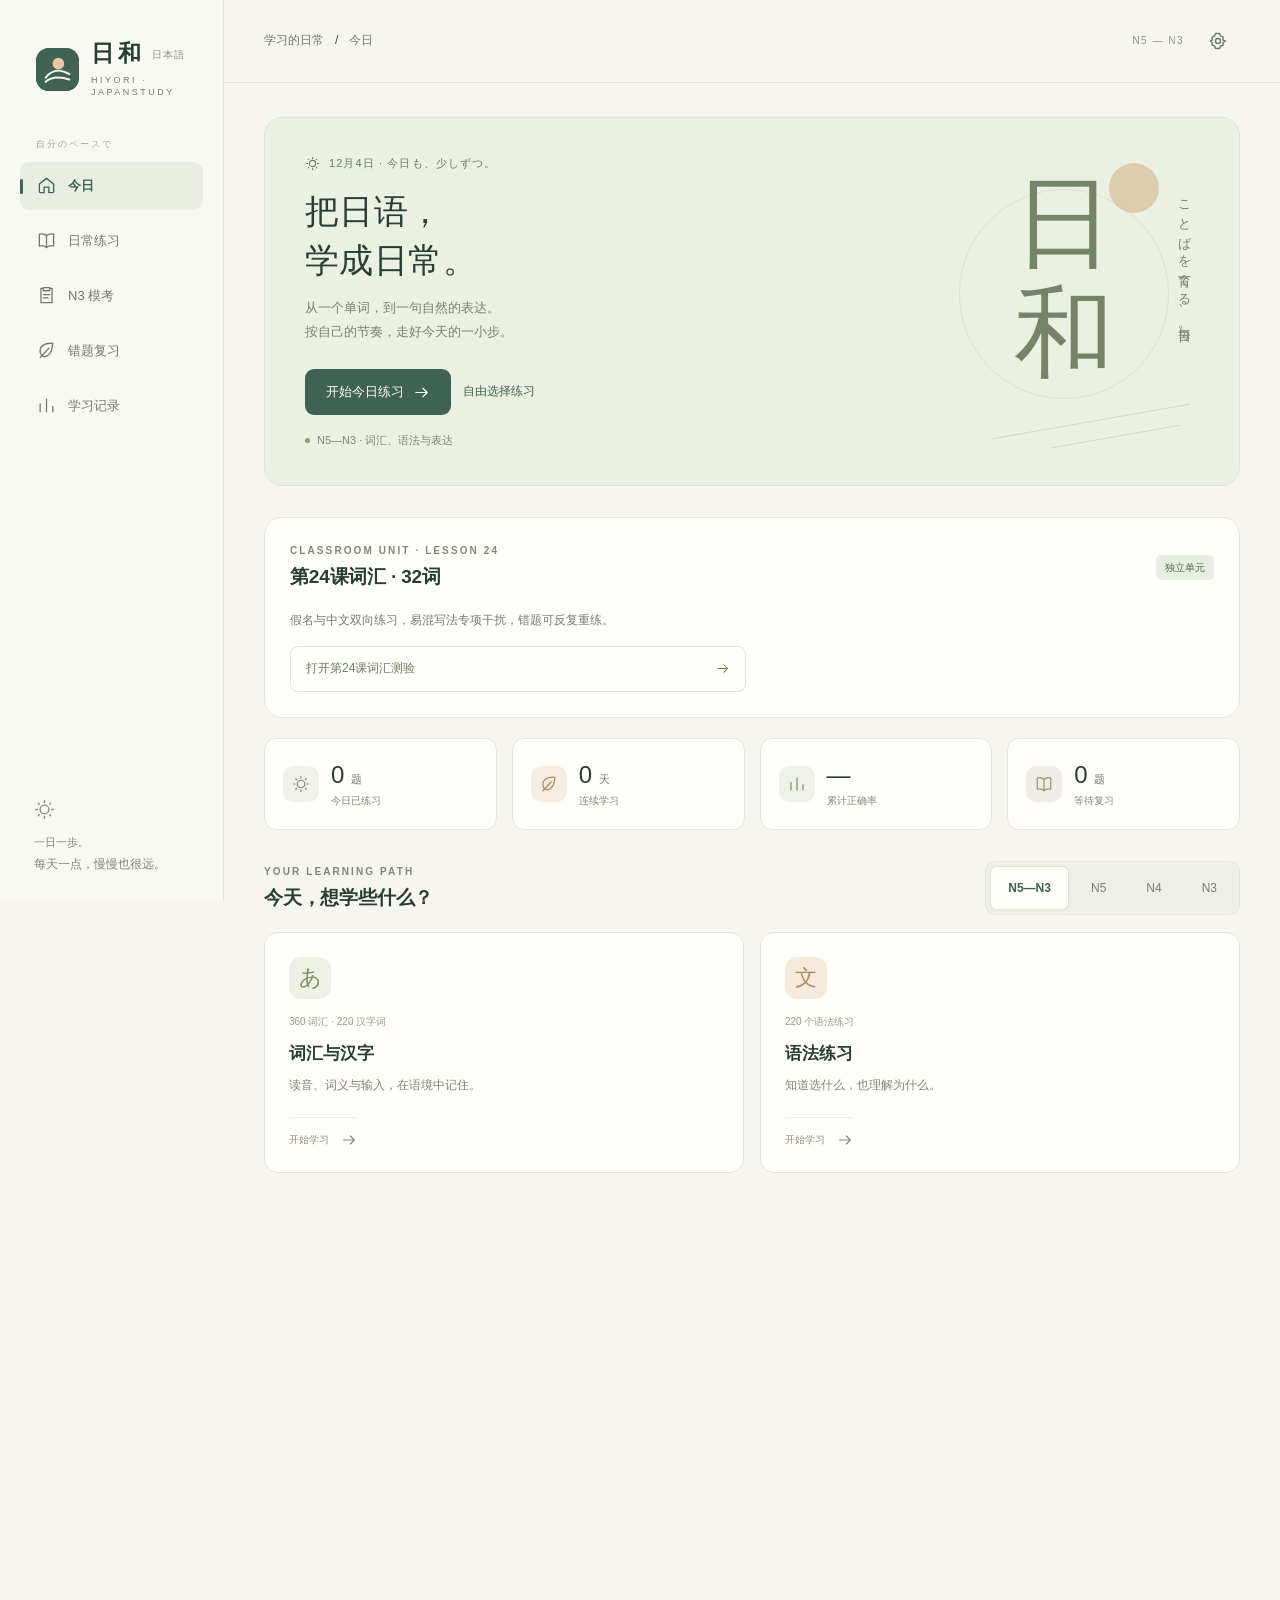
<file: index.html>
<!doctype html>
<html lang="zh-CN">
<head>
  <meta charset="utf-8">
  <meta name="viewport" content="width=device-width, initial-scale=1, viewport-fit=cover">
  <meta name="theme-color" content="#f6f5f0">
  <meta name="description" content="日和：N5—N3 日语学习、原创模拟考试、词汇汉字、语法与动词变形练习。">
  <meta name="apple-mobile-web-app-capable" content="yes">
  <meta name="apple-mobile-web-app-status-bar-style" content="default">
  <meta name="apple-mobile-web-app-title" content="日和">
  <title>日和 · 日本語 — Japanstudy</title>
  <link rel="icon" href="assets/icon.svg" type="image/svg+xml">
  <link rel="apple-touch-icon" href="assets/icon-192.png">
  <link rel="manifest" href="manifest.webmanifest">
  <link rel="stylesheet" href="assets/styles.css">
</head>
<body>
  <a class="skip-link" href="#main">跳到内容</a>
  <div id="shell"></div>
  <dialog id="modal" aria-label="操作确认"></dialog>
  <div id="toast" class="toast" role="status" aria-live="polite"></div>
  <noscript><main class="noscript"><h1>日和 · 日本語</h1><p>请启用 JavaScript，使用答题、自动计分和错题复习功能。</p><a href="quizzes/lesson18.html">原有课堂练习</a></main></noscript>
  <script type="module" src="assets/app.js"></script>
</body>
</html>
</file>
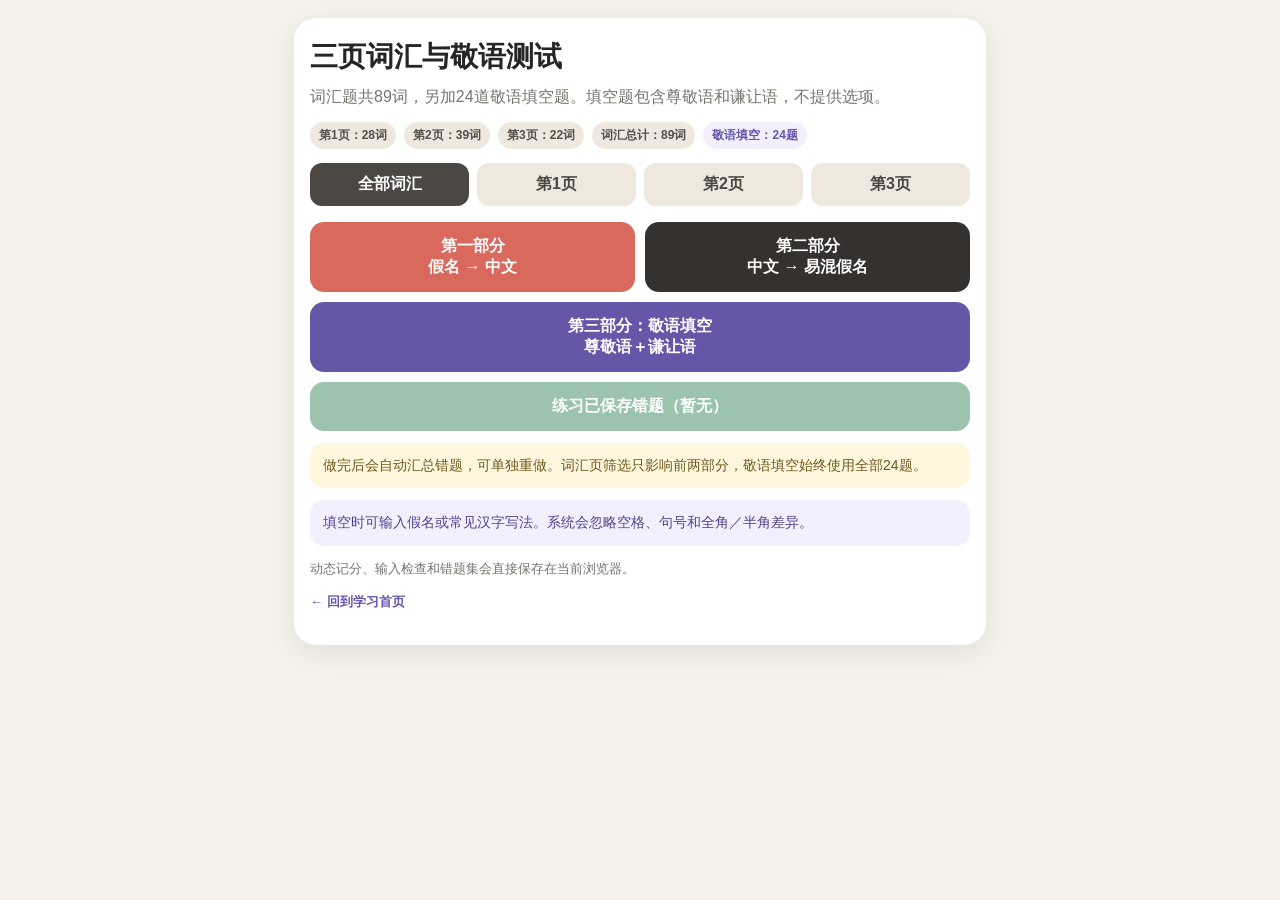
<file: quizzes/full-practice.html>
<!doctype html>
<html lang="zh-CN">
<head>
<meta charset="utf-8">
<meta name="viewport" content="width=device-width,initial-scale=1,viewport-fit=cover">
<meta name="apple-mobile-web-app-capable" content="yes">
<meta name="apple-mobile-web-app-status-bar-style" content="default">
<title>三页词汇与敬语测试</title>
<style>
:root{
  --bg:#f4f1eb;--card:#fff;--ink:#252525;--muted:#77736d;
  --accent:#d9685d;--good:#247b4c;--bad:#b54141;--line:#e7e0d7;
  --purple:#6656a8;--purple-soft:#f2efff
}
*{box-sizing:border-box}
body{
  margin:0;background:var(--bg);color:var(--ink);
  font-family:-apple-system,BlinkMacSystemFont,"Hiragino Sans","Yu Gothic",sans-serif
}
.wrap{
  max-width:720px;margin:auto;
  padding:calc(18px + env(safe-area-inset-top)) 14px calc(30px + env(safe-area-inset-bottom))
}
.card{background:var(--card);border-radius:22px;padding:20px 16px;box-shadow:0 8px 28px rgba(0,0,0,.07)}
h1{font-size:28px;margin:0 0 8px}.sub{color:var(--muted);line-height:1.6;margin:0}
.stats{display:flex;gap:8px;flex-wrap:wrap;margin-top:12px}
.pill{display:inline-block;border-radius:999px;background:#eee8df;color:#554f48;padding:5px 9px;font-size:12px;font-weight:800}
.pill.keigo{background:var(--purple-soft);color:var(--purple)}
.menu{display:grid;gap:10px;margin-top:16px}.menu.two{grid-template-columns:1fr 1fr}
button{font:inherit;-webkit-tap-highlight-color:transparent}
.btn{border:0;border-radius:14px;padding:14px 12px;font-weight:800;background:#e9e3da;color:#3b3936}
.btn.primary{background:var(--accent);color:#fff}.btn.dark{background:#34312e;color:#fff}
.btn.good{background:var(--good);color:#fff}.btn.purple{background:var(--purple);color:#fff}
.btn:disabled{opacity:.45}.hidden{display:none!important}
.filters{display:grid;grid-template-columns:repeat(4,1fr);gap:8px;margin-top:14px}
.filter{border:0;border-radius:12px;padding:11px 8px;background:#eee8df;font-weight:800;color:#4b4742}
.filter.active{background:#4b4742;color:#fff}
.meta{display:flex;justify-content:space-between;gap:10px;color:var(--muted);font-size:14px;margin-bottom:18px}
.progress{height:8px;background:#ebe5dc;border-radius:999px;overflow:hidden;margin-bottom:18px}
.bar{height:100%;background:var(--accent);width:0;transition:.25s}.bar.keigo{background:var(--purple)}
.prompt-label{text-align:center;color:var(--muted);font-size:14px}
.category{text-align:center;margin-bottom:8px}
.prompt{text-align:center;font-size:29px;font-weight:850;line-height:1.45;margin:10px 0 14px;overflow-wrap:anywhere}
.base{text-align:center;color:var(--muted);font-size:14px;margin-bottom:16px}
.options{display:grid;gap:10px}
.option{width:100%;text-align:left;border:2px solid var(--line);background:#fff;border-radius:15px;padding:14px 15px;font-size:17px;min-height:54px}
.option.correct{border-color:var(--good);background:#edf8f1;color:#17643b}
.option.wrong{border-color:var(--bad);background:#fff0f0;color:#8b2929}.option:disabled{opacity:1}
.fill-wrap{display:grid;gap:10px}
.fill-input{
  width:100%;border:2px solid var(--line);border-radius:15px;padding:15px 14px;
  font:inherit;font-size:19px;background:#fff;outline:none
}
.fill-input:focus{border-color:var(--purple);box-shadow:0 0 0 3px rgba(102,86,168,.12)}
.fill-input.correct{border-color:var(--good);background:#edf8f1}
.fill-input.wrong{border-color:var(--bad);background:#fff0f0}
.feedback{min-height:48px;margin-top:12px;text-align:center;font-weight:800;line-height:1.45}
.next{width:100%;margin-top:4px}.score{font-size:54px;font-weight:900;text-align:center;margin:8px 0}
.center{text-align:center}.wrong-list{display:grid;gap:10px;margin-top:16px}
.wrong-item{background:#fff7f7;border:1px solid #f0caca;border-radius:15px;padding:13px}
.wrong-q{font-weight:850;margin-bottom:7px}.wrong-a{font-size:14px;line-height:1.55}
.bad{color:var(--bad)}.good-text{color:var(--good)}
.note{margin-top:12px;background:#fff7dd;color:#6d591d;border-radius:14px;padding:12px 13px;line-height:1.55;font-size:14px}
.small{font-size:13px;color:var(--muted);line-height:1.55}
.keigo-note{background:var(--purple-soft);color:#51438b}
</style>
</head>
<body>
<div class="wrap">
<section class="card" id="home">
  <h1>三页词汇与敬语测试</h1>
  <p class="sub">词汇题共89词，另加24道敬语填空题。填空题包含尊敬语和谦让语，不提供选项。</p>
  <div class="stats">
    <span class="pill">第1页：28词</span>
    <span class="pill">第2页：39词</span>
    <span class="pill">第3页：22词</span>
    <span class="pill">词汇总计：89词</span>
    <span class="pill keigo">敬语填空：24题</span>
  </div>

  <div class="filters">
    <button class="filter active" data-filter="all">全部词汇</button>
    <button class="filter" data-filter="1">第1页</button>
    <button class="filter" data-filter="2">第2页</button>
    <button class="filter" data-filter="3">第3页</button>
  </div>

  <div class="menu two">
    <button class="btn primary" id="startPart1">第一部分<br>假名 → 中文</button>
    <button class="btn dark" id="startPart2">第二部分<br>中文 → 易混假名</button>
  </div>
  <button class="btn purple" id="startKeigo" style="width:100%;margin-top:10px">
    第三部分：敬语填空<br>尊敬语＋谦让语
  </button>
  <button class="btn good" id="resumeWrong" style="width:100%;margin-top:10px">练习已保存错题</button>

  <div class="note">做完后会自动汇总错题，可单独重做。词汇页筛选只影响前两部分，敬语填空始终使用全部24题。</div>
  <div class="note keigo-note">填空时可输入假名或常见汉字写法。系统会忽略空格、句号和全角／半角差异。</div>
  <p class="small">动态记分、输入检查和错题集会直接保存在当前浏览器。</p><p class="small"><a href="../index.html" style="color:#6656a8;text-decoration:none;font-weight:700">← 回到学习首页</a></p>
</section>

<section class="card hidden" id="quiz">
  <div class="meta"><span id="sessionName"></span><span id="counter"></span></div>
  <div class="progress"><div class="bar" id="bar"></div></div>
  <div class="category hidden" id="category"></div>
  <div class="prompt-label" id="promptLabel"></div>
  <div class="prompt" id="prompt"></div>
  <div class="base hidden" id="base"></div>

  <div class="options" id="options"></div>

  <div class="fill-wrap hidden" id="fillWrap">
    <input class="fill-input" id="fillInput" type="text" inputmode="text"
           autocomplete="off" autocapitalize="off" spellcheck="false"
           placeholder="请输入日语答案">
    <button class="btn purple" id="checkFill">检查答案</button>
  </div>

  <div class="feedback" id="feedback"></div>
  <button class="btn primary next hidden" id="nextBtn">下一题</button>
</section>

<section class="card hidden" id="result">
  <div class="center">
    <span class="pill" id="resultType">本轮完成</span>
    <div class="score" id="score"></div>
    <div id="resultMessage"></div>
  </div>
  <div class="menu two">
    <button class="btn good" id="retryWrong">重做本轮错题</button>
    <button class="btn" id="retryAllWrong">练习全部错题</button>
  </div>
  <div class="menu two">
    <button class="btn" id="restartSame">重新做本部分</button>
    <button class="btn dark" id="backHome">返回首页</button>
  </div>
  <div class="wrong-list" id="wrongList"></div>
</section>
</div>

<script src="full-data.js"></script>
<script src="full-app.js"></script>
</body>
</html>
</file>
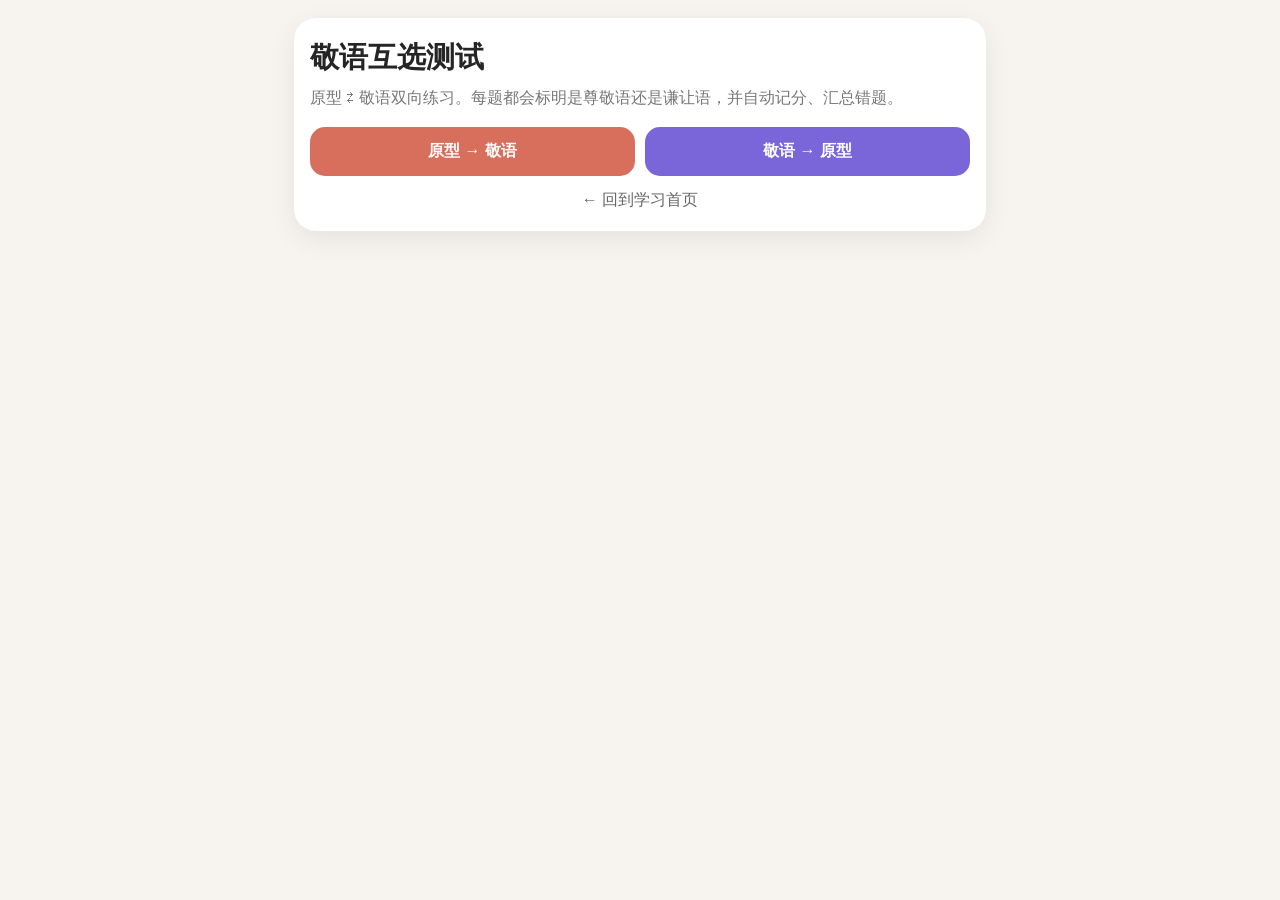
<file: quizzes/keigo-choice.html>
<!doctype html><html lang="zh-CN"><head><meta charset="utf-8"><meta name="viewport" content="width=device-width,initial-scale=1,viewport-fit=cover"><meta name="theme-color" content="#d86f5c"><title>敬语互选测试</title><style>
:root{--bg:#f7f4ef;--card:#fff;--ink:#252525;--muted:#777;--line:#e7dfd4;--main:#d86f5c;--purple:#7a66d9;--good:#2f8f62;--bad:#d34f4f}*{box-sizing:border-box}body{margin:0;background:var(--bg);color:var(--ink);font-family:-apple-system,BlinkMacSystemFont,"Hiragino Sans","Yu Gothic",sans-serif}.wrap{max-width:720px;margin:auto;padding:calc(18px + env(safe-area-inset-top)) 14px calc(30px + env(safe-area-inset-bottom))}.card{background:var(--card);border-radius:22px;padding:20px 16px;box-shadow:0 8px 28px rgba(0,0,0,.07)}h1{margin:0 0 7px;font-size:29px}.sub{color:var(--muted);line-height:1.6}.menu{display:grid;grid-template-columns:1fr 1fr;gap:10px;margin-top:16px}.btn{border:0;border-radius:15px;padding:14px 12px;font:inherit;font-weight:800;background:#ebe5dc}.btn.main{background:var(--main);color:white}.btn.purple{background:var(--purple);color:white}.hidden{display:none!important}.meta{display:flex;justify-content:space-between;color:var(--muted);margin-bottom:14px}.barbg{height:8px;background:#ebe5dc;border-radius:99px;overflow:hidden}.bar{height:100%;background:linear-gradient(90deg,var(--main),var(--purple));width:0}.badge{display:inline-block;margin:16px 0 4px;padding:6px 10px;border-radius:999px;font-weight:800;font-size:13px}.honor{background:#fff1ed;color:#ad4f3d}.humble{background:#f0edff;color:#5c47c7}.prompt{color:var(--muted);text-align:center;margin-top:10px}.stem{text-align:center;font-size:31px;font-weight:900;line-height:1.35;margin:10px 0 18px}.opts{display:grid;gap:10px}.opt{border:2px solid var(--line);background:white;border-radius:15px;padding:14px;text-align:left;font:inherit;font-size:18px}.correct{border-color:var(--good)!important;background:#eefaf3!important}.wrong{border-color:var(--bad)!important;background:#fff3f3!important}.feedback{margin-top:12px;text-align:center;font-weight:800;line-height:1.5}.score{text-align:center;font-size:52px;font-weight:900;margin:10px}.wrongitem{padding:12px;border:1px solid var(--line);border-radius:14px;margin-top:10px;line-height:1.55}.back{display:block;text-align:center;margin-top:14px;color:#666;text-decoration:none}</style></head><body><div class="wrap">
<section id="home" class="card"><h1>敬语互选测试</h1><div class="sub">原型 ⇄ 敬语双向练习。每题都会标明是尊敬语还是谦让语，并自动记分、汇总错题。</div><div class="menu"><button class="btn main" onclick="start('forward')">原型 → 敬语</button><button class="btn purple" onclick="start('reverse')">敬语 → 原型</button></div><a class="back" href="../index.html">← 回到学习首页</a></section>
<section id="quiz" class="card hidden"><div class="meta"><span id="mode"></span><span id="count"></span></div><div class="barbg"><div id="bar" class="bar"></div></div><div id="badge" class="badge honor"></div><div id="prompt" class="prompt"></div><div id="stem" class="stem"></div><div id="opts" class="opts"></div><div id="fb" class="feedback"></div><button id="next" class="btn main hidden" style="width:100%;margin-top:12px" onclick="nextQ()">下一题</button></section>
<section id="result" class="card hidden"><div class="sub" style="text-align:center">本轮完成</div><div id="score" class="score"></div><div id="summary" style="text-align:center"></div><div id="wronglist"></div><div class="menu"><button class="btn main" onclick="redoWrong()">只做错题</button><button class="btn" onclick="goHome()">返回首页</button></div></section>
</div><script>const DATA=[{"plain":"行きます","keigo":"いらっしゃいます","type":"尊敬語"},{"plain":"来ます","keigo":"いらっしゃいます","type":"尊敬語"},{"plain":"います","keigo":"いらっしゃいます","type":"尊敬語"},{"plain":"言います","keigo":"おっしゃいます","type":"尊敬語"},{"plain":"します","keigo":"なさいます","type":"尊敬語"},{"plain":"飲みます","keigo":"めしあがります","type":"尊敬語"},{"plain":"食べます","keigo":"めしあがります","type":"尊敬語"},{"plain":"見ます","keigo":"ごらんになります","type":"尊敬語"},{"plain":"知っています","keigo":"ごぞんじです","type":"尊敬語"},{"plain":"研究しています","keigo":"けんきゅうしていらっしゃいます","type":"尊敬語"},{"plain":"会います","keigo":"お会いになります","type":"尊敬語"},{"plain":"聞きます","keigo":"お聞きになります","type":"尊敬語"},{"plain":"質問します","keigo":"ご質問なさいます","type":"尊敬語"},{"plain":"もらいます","keigo":"お受け取りになります","type":"尊敬語"},{"plain":"行きます","keigo":"まいります","type":"謙譲語"},{"plain":"行きます（去拜访）","keigo":"うかがいます","type":"謙譲語"},{"plain":"来ます","keigo":"まいります","type":"謙譲語"},{"plain":"います","keigo":"おります","type":"謙譲語"},{"plain":"言います","keigo":"もうします","type":"謙譲語"},{"plain":"します","keigo":"いたします","type":"謙譲語"},{"plain":"飲みます","keigo":"いただきます","type":"謙譲語"},{"plain":"食べます","keigo":"いただきます","type":"謙譲語"},{"plain":"見ます","keigo":"はいけんします","type":"謙譲語"},{"plain":"知っています","keigo":"ぞんじております","type":"謙譲語"},{"plain":"研究しています","keigo":"けんきゅうしております","type":"謙譲語"},{"plain":"会います","keigo":"お目にかかります","type":"謙譲語"},{"plain":"聞きます","keigo":"うかがいます","type":"謙譲語"},{"plain":"質問します","keigo":"うかがいます","type":"謙譲語"},{"plain":"もらいます","keigo":"いただきます","type":"謙譲語"}];let mode='forward',q=[],i=0,s=0,wr=[],answered=false;const $=x=>document.getElementById(x);function sh(a){a=[...a];for(let i=a.length-1;i>0;i--){let j=Math.floor(Math.random()*(i+1));[a[i],a[j]]=[a[j],a[i]]}return a}function pools(type,key){return [...new Set(DATA.filter(x=>x.type===type).map(x=>x[key]))]}function build(item){let ans=mode==='forward'?item.keigo:item.plain;let key=mode==='forward'?'keigo':'plain';let pool=pools(item.type,key).filter(x=>x!==ans);return{...item,ans,opts:sh([ans,...sh(pool).slice(0,3)])}}function show(id){['home','quiz','result'].forEach(x=>$(x).classList.add('hidden'));$(id).classList.remove('hidden')}function start(m){mode=m;q=sh(DATA.map(build));i=0;s=0;wr=[];show('quiz');render()}function render(){answered=false;let x=q[i];$('mode').textContent=mode==='forward'?'原型 → 敬语':'敬语 → 原型';$('count').textContent=`${i+1} / ${q.length}`;$('bar').style.width=`${i/q.length*100}%`;$('badge').textContent=x.type;$('badge').className='badge '+(x.type==='尊敬語'?'honor':'humble');$('prompt').textContent=mode==='forward'?'选择正确的敬语表达':'选择对应的原型（普通形）';$('stem').textContent=mode==='forward'?x.plain:x.keigo;$('fb').textContent='';$('next').classList.add('hidden');$('opts').innerHTML='';x.opts.forEach(t=>{let b=document.createElement('button');b.className='opt';b.textContent=t;b.onclick=()=>choose(b,t);$('opts').appendChild(b)})}function choose(b,t){if(answered)return;answered=true;let x=q[i];let all=[...document.querySelectorAll('.opt')];all.forEach(z=>{z.disabled=true;if(z.textContent===x.ans)z.classList.add('correct')});if(t===x.ans){s++;$('fb').textContent='✓ 回答正确'}else{b.classList.add('wrong');$('fb').innerHTML=`✕ 正确答案：<b>${x.ans}</b>`;wr.push(x)}$('next').classList.remove('hidden')}function nextQ(){i++;i>=q.length?finish():render()}function finish(){show('result');$('score').textContent=`${s} / ${q.length}`;$('summary').textContent=wr.length?`错 ${wr.length} 题，下面可以只重做错题。`:'全部答对！';$('wronglist').innerHTML='';wr.forEach((x,n)=>{let d=document.createElement('div');d.className='wrongitem';d.innerHTML=`<b>${n+1}. [${x.type}]</b> ${mode==='forward'?x.plain:x.keigo}<br>正确：${x.ans}`;$('wronglist').appendChild(d)})}function redoWrong(){if(!wr.length)return;q=sh(wr.map(build));i=0;s=0;wr=[];show('quiz');render()}function goHome(){show('home')}</script></body></html>
</file>
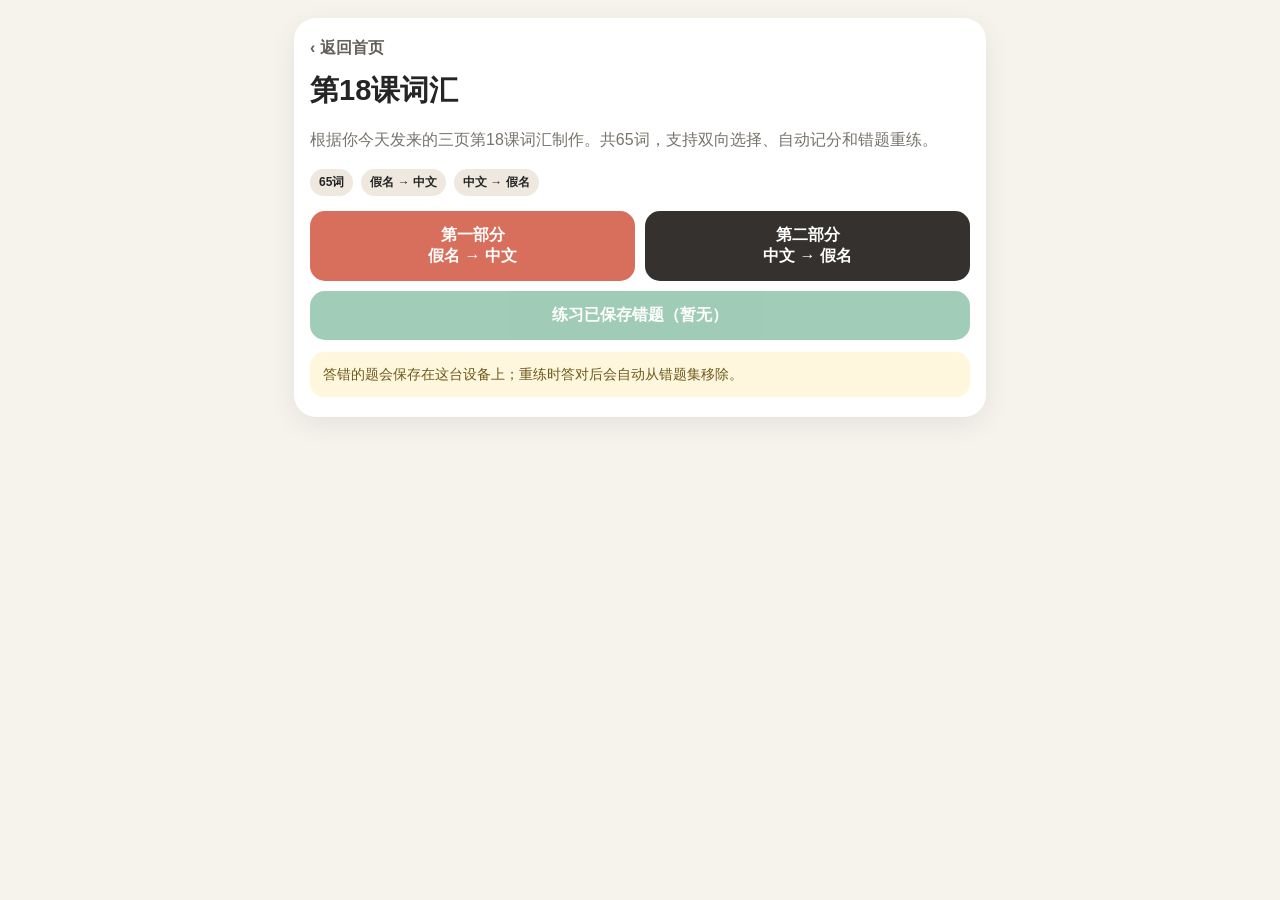
<file: quizzes/lesson18.html>
<!doctype html><html lang="zh-CN"><head><meta charset="utf-8"><meta name="viewport" content="width=device-width,initial-scale=1,viewport-fit=cover"><meta name="apple-mobile-web-app-capable" content="yes"><meta name="theme-color" content="#d86f5c"><title>第18课词汇｜Japanstudy</title><style>:root{--bg:#f6f3ed;--card:#fff;--ink:#252525;--muted:#77736d;--accent:#d86f5c;--good:#2f8f62;--bad:#c84646;--line:#e7dfd4}*{box-sizing:border-box}body{margin:0;background:var(--bg);color:var(--ink);font-family:-apple-system,BlinkMacSystemFont,"Hiragino Sans","Yu Gothic",sans-serif}.wrap{max-width:720px;margin:auto;padding:calc(18px + env(safe-area-inset-top)) 14px calc(30px + env(safe-area-inset-bottom))}.card{background:var(--card);border-radius:22px;padding:20px 16px;box-shadow:0 8px 28px rgba(0,0,0,.07)}h1{font-size:29px;margin:0 0 8px}.sub{color:var(--muted);line-height:1.6}.stats{display:flex;gap:8px;flex-wrap:wrap;margin:12px 0}.pill{display:inline-block;border-radius:999px;background:#eee8df;padding:5px 9px;font-size:12px;font-weight:800}.menu{display:grid;grid-template-columns:1fr 1fr;gap:10px;margin-top:15px}.btn{border:0;border-radius:15px;padding:14px 12px;font:inherit;font-weight:800;background:#e9e3da;color:#333}.btn.primary{background:var(--accent);color:#fff}.btn.good{background:var(--good);color:#fff}.btn.dark{background:#34312e;color:#fff}.btn:disabled{opacity:.45}.hidden{display:none!important}.meta{display:flex;justify-content:space-between;color:var(--muted);font-size:14px}.progress{height:8px;background:#ebe5dc;border-radius:999px;overflow:hidden;margin:16px 0 18px}.bar{height:100%;background:var(--accent);width:0;transition:.25s}.prompt-label{text-align:center;color:var(--muted);font-size:14px}.prompt{text-align:center;font-size:31px;font-weight:900;line-height:1.4;margin:12px 0 20px;overflow-wrap:anywhere}.options{display:grid;gap:10px}.option{width:100%;text-align:left;border:2px solid var(--line);background:#fff;border-radius:15px;padding:14px 15px;font-size:17px;min-height:54px}.option.correct{border-color:var(--good);background:#edf8f1;color:#17643b}.option.wrong{border-color:var(--bad);background:#fff0f0;color:#8b2929}.option:disabled{opacity:1}.feedback{min-height:48px;margin-top:12px;text-align:center;font-weight:800;line-height:1.45}.next{width:100%;margin-top:4px}.score{font-size:54px;font-weight:900;text-align:center;margin:8px 0}.wrong-list{display:grid;gap:10px;margin-top:16px}.wrong-item{background:#fff7f7;border:1px solid #f0caca;border-radius:15px;padding:13px}.wrong-q{font-weight:850}.wrong-a{font-size:14px;line-height:1.6}.bad{color:var(--bad)}.good-text{color:var(--good)}.note{margin-top:12px;background:#fff7dd;color:#6d591d;border-radius:14px;padding:12px 13px;line-height:1.55;font-size:14px}.back{display:inline-block;margin-bottom:12px;color:#655f59;text-decoration:none;font-weight:700}</style></head><body><div class="wrap"><section class="card" id="home"><a class="back" href="../index.html">‹ 返回首页</a><h1>第18课词汇</h1><p class="sub">根据你今天发来的三页第18课词汇制作。共65词，支持双向选择、自动记分和错题重练。</p><div class="stats"><span class="pill">65词</span><span class="pill">假名 → 中文</span><span class="pill">中文 → 假名</span></div><div class="menu"><button class="btn primary" id="start1">第一部分<br>假名 → 中文</button><button class="btn dark" id="start2">第二部分<br>中文 → 假名</button></div><button class="btn good" id="resume" style="width:100%;margin-top:10px">练习已保存错题</button><div class="note">答错的题会保存在这台设备上；重练时答对后会自动从错题集移除。</div></section><section class="card hidden" id="quiz"><div class="meta"><span id="sessionName"></span><span id="counter"></span></div><div class="progress"><div class="bar" id="bar"></div></div><div class="prompt-label" id="label"></div><div class="prompt" id="prompt"></div><div class="options" id="options"></div><div class="feedback" id="feedback"></div><button class="btn primary next hidden" id="next">下一题</button></section><section class="card hidden" id="result"><div class="score" id="score"></div><div id="message" style="text-align:center"></div><div class="menu"><button class="btn good" id="retryWrong">重做本轮错题</button><button class="btn" id="retryAll">练习全部错题</button></div><div class="menu"><button class="btn" id="restart">重新做本部分</button><button class="btn dark" id="backHome">返回本页首页</button></div><div class="wrong-list" id="wrongList"></div></section></div><script>const V=[['まず','首先；先'],['はいります','开启；接通（开关/电源）'],['つぎに','接下来；下一步'],['セットします','设置（时间等）'],['それから','然后；从那以后'],['ストレッチします','拉伸；做伸展运动'],['かいさつ','检票口'],['ひらきます','打开'],['クリックします','点击'],['ろくおん','录音'],['ながれます','流动；播放出来'],['ただしい','正确的'],['えらびます','选择'],['しょっけん','餐券；饭票'],['マイク','麦克风'],['おと','声音'],['ATM','自动取款机'],['あんしょうばんごう','密码；PIN码'],['にゅうりょくします','输入'],['きんがく','金额'],['かくにん','确认'],['ろせんず','线路图'],['かけます','挂；悬挂'],['バッグハンガー','包包挂钩'],['なべ','锅'],['なべつかみ','隔热手套；锅用手套'],['ホッチキス','订书机'],['はり','针'],['はずします','取下；拆下'],['ホッチキスリムーバー','起钉器'],['バッテリー','电池；蓄电池'],['けいたいでんわ','手机；移动电话'],['じゅうでんします','充电'],['いためます','炒'],['にます','煮；炖'],['フォー','越南河粉（Pho）'],['かっこいい','帅；好看；酷'],['けっこん','结婚'],['バインセオ','越南煎饼（Bánh xèo）'],['レタス','生菜'],['のせます','放在上面'],['まきます','卷；缠绕'],['おび','腰带（和服/浴衣）'],['むすびます','系；绑；打结'],['おりがみ','折纸'],['おります','折；折叠'],['ぎゅうにく','牛肉'],['うけつけ','接待处；前台'],['にゅうかんしょう','入馆证'],['たまねぎ','洋葱'],['ミキサー','搅拌机；料理机'],['おやこどん','亲子丼；鸡肉鸡蛋盖饭'],['ひゃくえんショップ','百元店'],['まっすぐ','直走；笔直'],['ペン','笔'],['せなか','后背'],['ボタン','纽扣；按钮'],['いかがですか','怎么样？（礼貌说法）'],['ファスナー','拉链'],['みち','路；道路'],['かど','拐角；街角'],['まがります','转弯'],['こうさてん','十字路口；交叉路口'],['〜つめ（ふたつめ）','第……个（第二个）'],['にしくやくしょ','西区役所']];const KEY='lesson18-wrongs-v1';const $=x=>document.getElementById(x);let mode='p1',session=[],i=0,score=0,wrongs=[],answered=false;function sh(a){a=[...a];for(let x=a.length-1;x>0;x--){const j=Math.floor(Math.random()*(x+1));[a[x],a[j]]=[a[j],a[x]]}return a}function q(idx,m){const v=V[idx],pool=V.map(x=>m==='p1'?x[1]:x[0]).filter(x=>x!==(m==='p1'?v[1]:v[0]));return{id:m+'-'+idx,idx,mode:m,prompt:m==='p1'?v[0]:v[1],correct:m==='p1'?v[1]:v[0],options:sh([m==='p1'?v[1]:v[0],...sh(pool).slice(0,3)])}}function start(m){mode=m;session=sh(V.map((_,x)=>q(x,m)));begin()}function begin(){i=0;score=0;wrongs=[];$('home').classList.add('hidden');$('result').classList.add('hidden');$('quiz').classList.remove('hidden');render()}function render(){answered=false;const x=session[i];$('sessionName').textContent=mode==='p1'?'第一部分':'第二部分';$('counter').textContent=(i+1)+' / '+session.length;$('bar').style.width=(i/session.length*100)+'%';$('label').textContent=x.mode==='p1'?'请选择正确的中文意思':'请选择正确的日语';$('prompt').textContent=x.prompt;$('feedback').textContent='';$('next').classList.add('hidden');$('options').innerHTML='';x.options.forEach(t=>{const b=document.createElement('button');b.className='option';b.textContent=t;b.onclick=()=>choose(b,t);$('options').appendChild(b)})}function choose(btn,t){if(answered)return;answered=true;const x=session[i];[...document.querySelectorAll('.option')].forEach(b=>{b.disabled=true;if(b.textContent===x.correct)b.classList.add('correct')});if(t===x.correct){score++;removeSaved(x.id);$('feedback').textContent='✓ 回答正确'}else{btn.classList.add('wrong');$('feedback').innerHTML='✕ 正确答案：<strong>'+x.correct+'</strong>';const w={id:x.id,idx:x.idx,mode:x.mode,prompt:x.prompt,selected:t,correct:x.correct};wrongs.push(w);saveWrong(w)}$('next').classList.remove('hidden');$('bar').style.width=((i+1)/session.length*100)+'%'}function next(){i++;i>=session.length?finish():render()}function finish(){$('quiz').classList.add('hidden');$('result').classList.remove('hidden');$('score').textContent=score+' / '+session.length;$('message').textContent=wrongs.length?'本轮有 '+wrongs.length+' 道错题。':'这一轮全部答对。';$('retryWrong').disabled=!wrongs.length;$('retryAll').disabled=!saved().length;const box=$('wrongList');box.innerHTML='';wrongs.forEach((w,n)=>{const d=document.createElement('div');d.className='wrong-item';d.innerHTML='<div class="wrong-q">'+(n+1)+'. '+w.prompt+'</div><div class="wrong-a bad">你的答案：'+w.selected+'</div><div class="wrong-a good-text">正确答案：'+w.correct+'</div>';box.appendChild(d)});updateResume()}function saved(){try{return JSON.parse(localStorage.getItem(KEY)||'[]')}catch{return[]}}function setSaved(a){const m=new Map();a.forEach(w=>m.set(w.id,w));localStorage.setItem(KEY,JSON.stringify([...m.values()]))}function saveWrong(w){setSaved([...saved(),w])}function removeSaved(id){setSaved(saved().filter(w=>w.id!==id))}function startWrong(list){if(!list.length)return;mode='wrong';session=sh(list.map(w=>q(w.idx,w.mode)));begin()}function updateResume(){const n=saved().length;$('resume').disabled=!n;$('resume').textContent=n?'练习已保存错题（'+n+'题）':'练习已保存错题（暂无）'}$('start1').onclick=()=>start('p1');$('start2').onclick=()=>start('p2');$('next').onclick=next;$('retryWrong').onclick=()=>startWrong(wrongs);$('retryAll').onclick=()=>startWrong(saved());$('restart').onclick=()=>start(mode==='p2'?'p2':'p1');$('backHome').onclick=()=>{$('result').classList.add('hidden');$('quiz').classList.add('hidden');$('home').classList.remove('hidden');updateResume()};$('resume').onclick=()=>startWrong(saved());updateResume();</script></body></html>
</file>
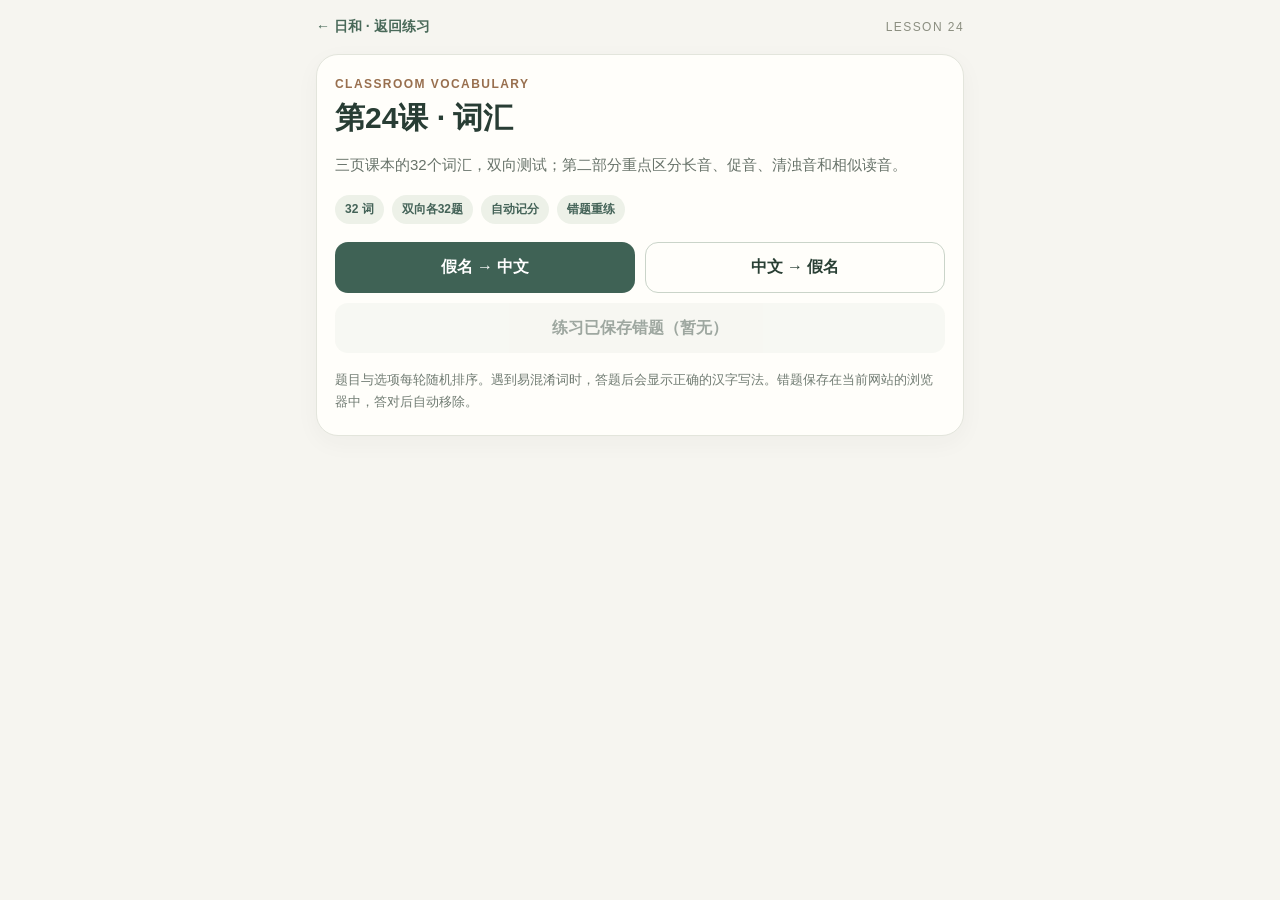
<file: quizzes/lesson24.html>
<!doctype html>
<html lang="zh-CN">
<head>
<meta charset="utf-8">
<meta name="viewport" content="width=device-width,initial-scale=1,viewport-fit=cover">
<meta name="theme-color" content="#f6f5f0">
<meta name="apple-mobile-web-app-capable" content="yes">
<meta name="apple-mobile-web-app-status-bar-style" content="default">
<title>第24课词汇 · 日和 Japanstudy</title>
<style>
:root{font-family:-apple-system,BlinkMacSystemFont,"PingFang SC","Hiragino Sans",sans-serif;color:#283d34;background:#f6f5f0;--ink:#283d34;--muted:#717c73;--line:#e3e5dc;--green:#3f6255;--red:#af4e46}
*{box-sizing:border-box}body{margin:0;color:var(--ink)}main{max-width:680px;margin:0 auto;padding:calc(18px + env(safe-area-inset-top)) 16px calc(36px + env(safe-area-inset-bottom))}
a{color:#496959}.top{display:flex;justify-content:space-between;align-items:center;gap:12px;margin:0 0 18px}.back{font-size:14px;text-decoration:none;font-weight:650}
.logo{color:#8b8e80;font-size:12px;letter-spacing:.12em}.box{background:#fffefa;border:1px solid var(--line);border-radius:22px;padding:22px 18px;box-shadow:0 7px 24px #283d340a}
h1{font-size:30px;margin:8px 0;line-height:1.25}h2{font-size:24px;margin:10px 0 16px}.lead{line-height:1.7;color:#68736a;font-size:15px}.eyebrow{color:#986f4e;font-weight:800;font-size:12px;letter-spacing:.12em}
.pills{display:flex;flex-wrap:wrap;gap:8px;margin:18px 0}.pill{font-size:12px;border-radius:30px;background:#edf1e8;padding:6px 10px;font-weight:650;color:#446358}
.actions{display:grid;grid-template-columns:1fr 1fr;gap:10px;margin:18px 0 10px}.btn{border:0;background:#eef0e9;color:#293f34;border-radius:13px;padding:14px 12px;font:inherit;font-weight:700;min-height:50px;cursor:pointer}.primary{background:#3f6255;color:white}.outline{background:#fffefa;border:1px solid #cad4c9}.full{width:100%}button:disabled{opacity:.45}.hidden{display:none!important}
.note{font-size:13px;color:var(--muted);line-height:1.7;margin:16px 0 0}.meta{display:flex;align-items:center;justify-content:space-between;color:var(--muted);font-size:13px;gap:10px}
.track{height:8px;border-radius:10px;background:#e9eee7;overflow:hidden;margin:17px 0 22px}.fill{height:100%;background:#698978;transition:width .2s}
.question-label{color:#79857c;text-align:center;font-size:13px}.question{font-weight:750;font-size:clamp(24px,7vw,34px);line-height:1.45;text-align:center;min-height:72px;margin:14px 0 24px;overflow-wrap:anywhere}
.choices{display:grid;gap:10px}.choice{width:100%;text-align:left;border:1.5px solid #dbe2d9;background:#fff;border-radius:13px;padding:14px 16px;font:inherit;font-size:17px;min-height:55px;line-height:1.5;cursor:pointer}.choice.correct{border:2px solid #3b8660;background:#e9f5eb;color:#1e5f40}.choice.wrong{border:2px solid #b7564e;background:#fff0ee;color:#9f3832}.choice:disabled{opacity:1;cursor:default}
.feedback{margin:18px 0 12px;padding:14px;border-radius:13px;line-height:1.7;font-size:15px;background:#eef2eb}.feedback.bad{background:#fbefeb}.score{font-size:48px;font-weight:800;text-align:center;line-height:1.4}
.wrong-list{display:grid;gap:10px;margin:18px 0}.wrong-card{padding:14px;border:1px solid #e6ded8;background:#fff;border-radius:13px;line-height:1.6}.wrong-card p{font-size:14px;margin:5px 0}.red{color:#a64c41}.green{color:#2a7950}
@media(max-width:350px){.actions{grid-template-columns:1fr}main{padding-left:10px;padding-right:10px}.box{padding:20px 13px}}
</style>
</head>
<body>
<main><div class="top"><a class="back" href="../index.html#practice">← 日和 · 返回练习</a><span class="logo">LESSON 24</span></div>
<section id="home" class="box">
  <div class="eyebrow">CLASSROOM VOCABULARY</div><h1>第24课 · 词汇</h1>
  <p class="lead">三页课本的32个词汇，双向测试；第二部分重点区分长音、促音、清浊音和相似读音。</p>
  <div class="pills"><span class="pill">32 词</span><span class="pill">双向各32题</span><span class="pill">自动记分</span><span class="pill">错题重练</span></div>
  <div class="actions"><button id="start-a" class="btn primary">假名 → 中文</button><button id="start-b" class="btn outline">中文 → 假名</button></div>
  <button id="saved-btn" class="btn full">练习已保存错题</button>
  <p class="note">题目与选项每轮随机排序。遇到易混淆词时，答题后会显示正确的汉字写法。错题保存在当前网站的浏览器中，答对后自动移除。</p>
</section>
<section id="quiz" class="box hidden">
 <div class="meta"><span id="mode-name"></span><span id="counter"></span></div><div class="track"><div id="bar" class="fill" style="width:0"></div></div>
 <div class="question-label" id="q-label"></div><div class="question" id="question"></div>
 <div id="choices" class="choices"></div>
 <div id="feedback" class="feedback hidden" role="status" aria-live="polite"></div>
 <button id="next" class="btn primary full hidden">下一题 →</button>
 <button id="quit" class="btn outline full" style="margin-top:10px">返回单元首页</button>
</section>
<section id="result" class="box hidden">
 <div class="eyebrow">PRACTICE COMPLETE</div><h2>完成这一轮</h2>
 <div id="score" class="score"></div><p id="summary" class="lead" style="text-align:center"></p>
 <div class="actions"><button id="retry" class="btn primary">本轮错题再练</button><button id="restart" class="btn outline">本部分再做一遍</button></div>
 <button id="result-home" class="btn full">返回单元首页</button>
 <div id="wrong-list" class="wrong-list"></div>
</section></main>
<script>
"use strict";
const W=[["おせわになりました","お世話になりました","承蒙关照；感谢一直以来的帮助",["初次见面，请多关照","好久不见","多谢款待"],["おせわになります","おせわになりまた","おせわになりしました"]],["そうべつかい","送別会","送别会",["欢迎会","新年会","交流会"],["そうべっかい","そべつかい","そうべつがい"]],["しめきり","締め切り","截止日期；截止期限",["申请时间","预订","付款手续"],["しめき","しめぎり","しまりきり"]],["ちょきんします","貯金します","存钱；储蓄",["取钱","汇款","付款"],["ちょうきんします","ちょきんしまず","ちょっきんします"]],["けっこんきねんび","結婚記念日","结婚纪念日",["结婚典礼","生日","新婚旅行"],["けこんきねんび","けっこんきねんひ","けっこんぎねんび"]],["スイーツ","スイーツ","甜点；甜食",["便当","饮料","前菜"],["スイツ","スィーツ","スイーズ"]],["もうしこみます","申し込みます","申请；报名",["取消","确认","预约座位"],["もうしこみまつ","もうしごみます","もうしこめます"]],["ゼミ","ゼミ","研讨班；研讨课",["说明会","社团活动","演讲"],["セミ","ゼーミ","ゼニ"]],["ときどき","時々","有时；偶尔",["总是","几乎不","马上"],["とぎどき","ときとき","ときどぎ"]],["サービス","サービス","服务",["免费赠品","优惠券","手续费"],["サビース","サビス","サーピス"]],["おもったより","思ったより","比想象中……；比预想的更……",["正如预想","完全没想到","比以前……"],["おもたより","おもってより","おもったよる"]],["そだてます","育てます","养育；培育",["成长","照顾","生长"],["そだちます","そたてます","そだてまつ"]],["ようい","用意","准备；预备",["计划","预约","整理"],["ようじ","よい","よてい"]],["ゆっくりします","ゆっくりします","休息放松；悠闲地过",["抓紧时间","运动","睡过头"],["ゆくりします","ゆっくりしまず","ゆっくりなります"]],["おひさしぶりです","お久しぶりです","好久不见",["一路顺风","承蒙关照","请多保重"],["おひさぶりです","おひさしぷりです","おひさしぶりてす"]],["おかげさまで","おかげさまで","托您的福；多亏您",["给您添麻烦了","请您稍等","不客气"],["おかげまで","おかけさまで","おかげさまに"]],["とまります","泊まります","住宿；留宿（如住酒店）",["返回家中","停下来（不移动）","长期居住"],["とまりまず","とめます","とまれます"]],["ちちのひ","父の日","父亲节",["母亲节","儿童节","敬老节"],["ちちのび","ちちひ","ははのひ"]],["むすめ","娘","女儿",["儿子","妹妹","妻子"],["むずめ","むすこ","むすめえ"]],["うまくいきます","うまくいきます","进展顺利；办得成功",["顺路去","做得很快","最后决定"],["うまくいけます","うまくいきまつ","うまくいきません"]],["はつおん","発音","发音",["口音","翻译","语法"],["はっおん","はつお","ぱつおん"]],["たすかります","助かります","帮了大忙；得救",["麻烦了","担心","请帮忙"],["だすかります","たすけます","たすかりまつ"]],["おれい","お礼","谢意；谢礼",["道歉","祝贺","纪念品"],["おれ","おれえ","おねがい"]],["ごちそうします","ごちそうします","请客；招待吃饭",["吃饱","预约餐厅","付小费"],["ごちそします","ごちそうしまず","ごちそうさまです"]],["おくさま","奥さま","（尊称）夫人；太太",["（自己的）妻子","女儿","母亲"],["おっくさま","おくざま","おくさまー"]],["さいご","最後","最后；末尾",["最初","最近","之前"],["さいこ","さいごう","さいしょ"]],["してんちょう","支店長","分店店长；分行经理",["总公司社长","部门部长","学校校长"],["しでんちょう","してんちょ","しちょう"]],["ごうかく","合格","考试合格；通过",["落榜","报名","毕业"],["こうかく","ごうがく","ごかく"]],["つま","妻","妻子（说自己的妻子）",["夫人（尊称他人妻子）","女儿","丈夫"],["づま","つば","つまー"]],["おにいさん","お兄さん","哥哥；（称呼）别人的哥哥",["弟弟","丈夫","父亲"],["おにさん","おねえさん","おにいざん"]],["いります","要ります","需要；要用",["进入","在某处","收到"],["はいります","いりまず","いれます"]],["ぶんぽう","文法","语法",["发音","词汇","句型"],["ぶんぼう","ぶんほう","ぶんぽ"]]],KEY="hiyori_lesson24_wrong_v1";
const $=id=>document.getElementById(id);
let mode="a",queue=[],i=0,score=0,roundWrong=[],locked=false,reviewing=false,lastMode="a";
function shuffle(items){const a=items.slice();for(let n=a.length-1;n>0;n--){const j=Math.floor(Math.random()*(n+1));[a[n],a[j]]=[a[j],a[n]]}return a}
function stored(){try{const x=JSON.parse(localStorage.getItem(KEY)||"[]");return Array.isArray(x)?x.filter(z=>z&&Number.isInteger(z.i)&&z.i>=0&&z.i<W.length&&["a","b"].includes(z.mode)):[]}catch{return []}}
function saveItems(list){try{localStorage.setItem(KEY,JSON.stringify([...new Map(list.map(x=>[x.mode+":"+x.i,x])).values()]))}catch{}}
function removeSaved(q){saveItems(stored().filter(x=>x.mode!==q.mode||x.i!==q.i))}
function addSaved(q){saveItems([...stored(),{mode:q.mode,i:q.i}])}
function savedButton(){const n=stored().length;$("saved-btn").disabled=n===0;$("saved-btn").textContent=n?"练习已保存错题（"+n+"题）":"练习已保存错题（暂无）"}
function show(id){for(const x of ["home","quiz","result"])$(x).classList.toggle("hidden",x!==id);window.scrollTo(0,0)}
function question(index,m){const w=W[index];const answer=m==="a"?w[2]:w[0],d=m==="a"?w[3]:w[4];return{mode:m,i:index,answer,options:shuffle([answer,...d]),prompt:m==="a"?(index===16?"とまります（ホテルに）":w[0]):w[2]}}
function start(m,selected){mode=m;lastMode=m;reviewing=!!selected;queue=shuffle(selected?selected.map(x=>question(x.i,x.mode)):W.map((_,n)=>question(n,m)));i=0;score=0;roundWrong=[];show("quiz");render()}
function render(){locked=false;const q=queue[i];$("mode-name").textContent=reviewing?"错题重练":q.mode==="a"?"第一部分 · 假名 → 中文":"第二部分 · 中文 → 假名";$("counter").textContent=(i+1)+" / "+queue.length;$("bar").style.width=(i/queue.length*100)+"%";$("q-label").textContent=q.mode==="a"?"选出正确的中文含义":"选出正确的日语假名";$("question").textContent=q.prompt;$("feedback").classList.add("hidden");$("next").classList.add("hidden");const out=$("choices");out.replaceChildren();for(const opt of q.options){const b=document.createElement("button");b.className="choice";b.textContent=opt;b.onclick=()=>answer(opt,b);out.append(b)}}
function answer(value,button){if(locked)return;locked=true;const q=queue[i],ok=value===q.answer;for(const b of $("choices").children){b.disabled=true;if(b.textContent===q.answer)b.classList.add("correct")}if(!ok){button.classList.add("wrong");roundWrong.push({mode:q.mode,i:q.i,chosen:value});addSaved(q)}else{score++;removeSaved(q)}const f=$("feedback");f.classList.toggle("bad",!ok);f.classList.remove("hidden");const w=W[q.i];f.textContent=(ok?"✓ 正确！":"✗ 选错了。")+" 正解："+q.answer+" ／ "+w[1]+" · "+w[2];$("next").classList.remove("hidden");$("next").textContent=i===queue.length-1?"查看成绩 →":"下一题 →";$("bar").style.width=((i+1)/queue.length*100)+"%"}
function next(){i++;if(i>=queue.length)finish();else render()}
function finish(){show("result");$("score").textContent=score+" / "+queue.length;$("summary").textContent="正确率 "+Math.round(100*score/queue.length)+"% · "+(roundWrong.length?"答错 "+roundWrong.length+" 题，可继续专项巩固。":"全部正确！这轮没有错题。");$("retry").disabled=roundWrong.length===0;const wrap=$("wrong-list");wrap.replaceChildren();if(roundWrong.length){const h=document.createElement("h3");h.textContent="本轮错题汇总";wrap.append(h);for(const r of roundWrong){const w=W[r.i],d=document.createElement("div");d.className="wrong-card";const title=document.createElement("strong");title.textContent=(r.mode==="a"?"假名→中文":"中文→假名")+" · "+(r.mode==="a"?w[0]:w[2]);const p=document.createElement("p");p.className="red";p.textContent="你的选择："+r.chosen;const p2=document.createElement("p");p2.className="green";p2.textContent="正确答案："+(r.mode==="a"?w[2]:w[0])+"（"+w[1]+"）";d.append(title,p,p2);wrap.append(d)}}savedButton()}
$("start-a").onclick=()=>start("a");$("start-b").onclick=()=>start("b");$("saved-btn").onclick=()=>{const x=stored();if(x.length)start("a",x)};$("retry").onclick=()=>{if(roundWrong.length)start("a",roundWrong)};$("restart").onclick=()=>start(lastMode);$("next").onclick=next;$("quit").onclick=()=>{savedButton();show("home")};$("result-home").onclick=()=>{savedButton();show("home")};savedButton();
</script>
</body></html>
</file>
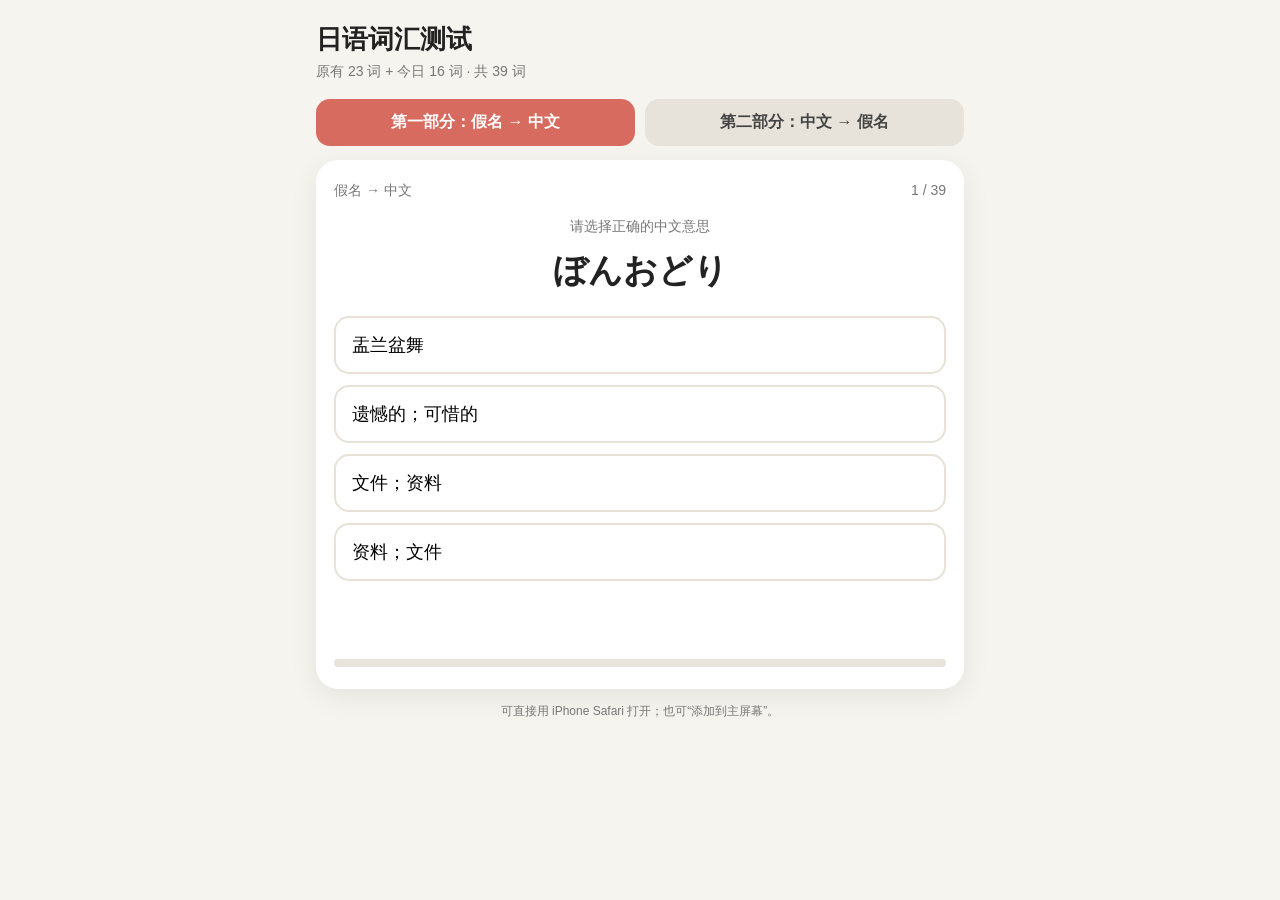
<file: quizzes/vocab-39.html>
<!DOCTYPE html>
<html lang="zh-CN">
<head>
<meta charset="UTF-8">
<meta name="viewport" content="width=device-width, initial-scale=1, viewport-fit=cover">
<meta name="apple-mobile-web-app-capable" content="yes">
<meta name="apple-mobile-web-app-status-bar-style" content="default">
<title>日语词汇测试</title>
<style>
  :root{
    --bg:#f6f4ef; --card:#fff; --ink:#222; --muted:#777;
    --accent:#d76b5f; --good:#2f8f5b; --bad:#c94b4b; --line:#e7e1d7;
  }
  *{box-sizing:border-box}
  body{
    margin:0; font-family:-apple-system,BlinkMacSystemFont,"Hiragino Sans","Yu Gothic",sans-serif;
    background:var(--bg); color:var(--ink); min-height:100vh;
  }
  .wrap{max-width:680px;margin:auto;padding:calc(18px + env(safe-area-inset-top)) 16px calc(28px + env(safe-area-inset-bottom))}
  h1{font-size:26px;margin:4px 0 6px}
  .sub{color:var(--muted);font-size:14px;margin-bottom:18px}
  .tabs{display:grid;grid-template-columns:1fr 1fr;gap:10px;margin-bottom:14px}
  button{font:inherit;-webkit-tap-highlight-color:transparent}
  .tab,.action{
    border:0;border-radius:14px;padding:13px 10px;background:#e8e3da;color:#444;font-weight:700;
  }
  .tab.active{background:var(--accent);color:white}
  .card{
    background:var(--card);border-radius:22px;padding:22px 18px;
    box-shadow:0 8px 30px rgba(0,0,0,.07)
  }
  .meta{display:flex;justify-content:space-between;color:var(--muted);font-size:14px;margin-bottom:18px}
  .prompt-label{text-align:center;color:var(--muted);font-size:14px}
  .question{text-align:center;font-size:34px;font-weight:800;margin:12px 0 22px;line-height:1.35}
  .options{display:grid;gap:11px}
  .option{
    width:100%;text-align:left;border:2px solid var(--line);background:#fff;border-radius:15px;
    padding:15px 16px;font-size:18px;min-height:56px
  }
  .option:active{transform:scale(.99)}
  .option.correct{border-color:var(--good);background:#edf8f1;color:#17673c}
  .option.wrong{border-color:var(--bad);background:#fff0f0;color:#8f2828}
  .option:disabled{opacity:1}
  .feedback{min-height:48px;margin-top:14px;text-align:center;font-weight:700;line-height:1.5}
  .next{width:100%;background:var(--accent);color:#fff;margin-top:8px;display:none}
  .progress{height:8px;background:#e9e4dc;border-radius:999px;overflow:hidden;margin:16px 0 0}
  .bar{height:100%;background:var(--accent);width:0;transition:.25s}
  .result{text-align:center;display:none}
  .score{font-size:54px;font-weight:900;margin:12px 0}
  .small{color:var(--muted)}
  .result .action{width:100%;background:var(--accent);color:white;margin-top:16px}
  .footer{font-size:12px;color:var(--muted);text-align:center;margin-top:14px}
</style>
</head>
<body>
<div class="wrap">
  <h1>日语词汇测试</h1>
  <div class="sub">原有 23 词 + 今日 16 词 · 共 39 词</div>

  <div class="tabs">
    <button class="tab active" id="tab1">第一部分：假名 → 中文</button>
    <button class="tab" id="tab2">第二部分：中文 → 假名</button>
  </div>

  <div class="card" id="quizCard">
    <div class="meta"><span id="partName"></span><span id="counter"></span></div>
    <div class="prompt-label" id="promptLabel"></div>
    <div class="question" id="question"></div>
    <div class="options" id="options"></div>
    <div class="feedback" id="feedback"></div>
    <button class="action next" id="nextBtn">下一题</button>
    <div class="progress"><div class="bar" id="bar"></div></div>
  </div>

  <div class="card result" id="resultCard">
    <div class="small">本部分完成</div>
    <div class="score" id="scoreText"></div>
    <div id="resultText"></div>
    <button class="action" id="restartBtn">重新测试本部分</button>
  </div>

  <div class="footer">可直接用 iPhone Safari 打开；也可“添加到主屏幕”。</div>
</div>

<script>
const vocab = [
  {jp:"わしょく", zh:"日式料理"},
  {jp:"やきとり", zh:"烤鸡肉串"},
  {jp:"じゃ", zh:"那么；那"},
  {jp:"すこし", zh:"一点；少量"},
  {jp:"（せきが）あきます", zh:"（座位）空着；有空位"},
  {jp:"もどします", zh:"归还；放回原处"},
  {jp:"かいぎ", zh:"会议"},
  {jp:"しりょう", zh:"资料；文件"},
  {jp:"かいぎしつ", zh:"会议室"},
  {jp:"ええ？", zh:"诶？真的吗？"},
  {jp:"コーヒーをいれます", zh:"冲咖啡"},
  {jp:"ちゅうかりょうり", zh:"中华料理；中国菜"},
  {jp:"デザート", zh:"甜点"},
  {jp:"フェスティバル", zh:"节日；庆典"},
  {jp:"いや（な）", zh:"讨厌的；不喜欢的"},
  {jp:"ざんねん（な）", zh:"遗憾的；可惜的"},
  {jp:"もってきます", zh:"带来；拿来"},
  {jp:"そつぎょうします", zh:"毕业"},
  {jp:"ぼんおどり", zh:"盂兰盆舞"},
  {jp:"ぶんかさい", zh:"文化节"},
  {jp:"さんぽ", zh:"散步"},
  {jp:"（お）ひるごはん", zh:"午饭"},
  {jp:"リボン", zh:"丝带；蝴蝶结"},
  {jp:"こわします", zh:"弄坏；破坏"},
  {jp:"けります", zh:"踢"},
  {jp:"あてます", zh:"击中；打中"},
  {jp:"もうしわけありません", zh:"非常抱歉"},
  {jp:"しょるい", zh:"文件；资料"},
  {jp:"よごします", zh:"弄脏"},
  {jp:"かびん", zh:"花瓶"},
  {jp:"わります", zh:"打破；打碎"},
  {jp:"おとします", zh:"使掉下；弄掉"},
  {jp:"ぶつかります", zh:"撞上；碰撞"},
  {jp:"たおします", zh:"推倒；弄倒"},
  {jp:"きをつけます", zh:"小心；注意"},
  {jp:"やまのぼり", zh:"登山"},
  {jp:"サーフィン", zh:"冲浪"},
  {jp:"へいじつ", zh:"工作日；平日"},
  {jp:"すいています", zh:"不拥挤；空闲"}
];

let mode = 1, order = [], idx = 0, score = 0, answered = false;

const $ = id => document.getElementById(id);
const shuffle = arr => [...arr].sort(()=>Math.random()-.5);

function start(m=mode){
  mode=m; order=shuffle(vocab.map((_,i)=>i)); idx=0; score=0; answered=false;
  $("quizCard").style.display="block"; $("resultCard").style.display="none";
  $("tab1").classList.toggle("active",mode===1);
  $("tab2").classList.toggle("active",mode===2);
  render();
}
function render(){
  answered=false; $("nextBtn").style.display="none"; $("feedback").textContent="";
  const item=vocab[order[idx]];
  $("partName").textContent = mode===1 ? "假名 → 中文" : "中文 → 假名";
  $("counter").textContent = `${idx+1} / ${vocab.length}`;
  $("promptLabel").textContent = mode===1 ? "请选择正确的中文意思" : "请选择正确的日语假名";
  $("question").textContent = mode===1 ? item.jp : item.zh;
  $("bar").style.width = `${idx/vocab.length*100}%`;

  const correct = mode===1 ? item.zh : item.jp;
  const pool = vocab.map(v=>mode===1?v.zh:v.jp).filter(x=>x!==correct);
  const choices = shuffle([correct, ...shuffle(pool).slice(0,3)]);

  $("options").innerHTML="";
  choices.forEach(text=>{
    const b=document.createElement("button");
    b.className="option"; b.textContent=text;
    b.onclick=()=>choose(b,text,correct);
    $("options").appendChild(b);
  });
}
function choose(btn, selected, correct){
  if(answered) return;
  answered=true;
  const buttons=[...document.querySelectorAll(".option")];
  buttons.forEach(b=>{
    b.disabled=true;
    if(b.textContent===correct) b.classList.add("correct");
  });
  if(selected===correct){
    score++; $("feedback").textContent="✓ 回答正确";
  }else{
    btn.classList.add("wrong");
    $("feedback").innerHTML=`✕ 正确答案：<strong>${correct}</strong>`;
  }
  $("nextBtn").style.display="block";
}
function next(){
  idx++;
  if(idx>=vocab.length) finish(); else render();
}
function finish(){
  $("quizCard").style.display="none"; $("resultCard").style.display="block";
  $("scoreText").textContent=`${score} / ${vocab.length}`;
  const pct=Math.round(score/vocab.length*100);
  $("resultText").textContent = pct>=90 ? `正确率 ${pct}%：非常稳！`
    : pct>=70 ? `正确率 ${pct}%：不错，再复习一下错题。`
    : `正确率 ${pct}%：再来一轮，很快就记住了。`;
}
$("tab1").onclick=()=>start(1);
$("tab2").onclick=()=>start(2);
$("nextBtn").onclick=next;
$("restartBtn").onclick=()=>start(mode);
start(1);
</script>
</body>
</html>
</file>
<file: assets/styles.css>
/* 日和 — quietly focused, touch-friendly Japanese study. */
:root {
  color-scheme: light;
  --paper: #f6f5f0;
  --surface: #fffefa;
  --white: #ffffff;
  --ink: #283d34;
  --text: #38443e;
  --muted: #727a71;
  --line: #e3e5dc;
  --green: #3f6255;
  --green-dark: #304e43;
  --green-soft: #e9eee5;
  --green-wash: #f0f3eb;
  --tan: #ae7d53;
  --tan-soft: #f3e9dc;
  --red: #a94e45;
  --red-soft: #fbefeb;
  --radius: 18px;
  --shadow: 0 6px 28px rgb(42 59 45 / 3%);
  font-family: -apple-system, BlinkMacSystemFont, "Segoe UI", "PingFang SC", "Hiragino Sans GB", "Microsoft YaHei", sans-serif;
  font-size: 14px;
  font-weight: 400;
  line-height: 1.65;
  -webkit-font-smoothing: antialiased;
  -moz-osx-font-smoothing: grayscale;
  -webkit-text-size-adjust: 100%;
}

*, *::before, *::after { box-sizing: border-box; }
html { scroll-behavior: smooth; background: var(--paper); scroll-padding-top: 24px; }
body { margin: 0; background: var(--paper); color: var(--text); }
button, input, select, textarea { font: inherit; }
button, a, input, select, textarea { -webkit-tap-highlight-color: transparent; }
button, select { touch-action: manipulation; }
button { color: inherit; }
button:not(:disabled), select, summary { cursor: pointer; }
button:disabled { cursor: not-allowed; opacity: .5; }
button, a { -webkit-user-select: none; user-select: none; }
input, textarea { -webkit-user-select: text; user-select: text; }
a { color: var(--green); text-underline-offset: 4px; }
img, svg { display: block; max-width: 100%; }
svg { width: 20px; height: 20px; flex-shrink: 0; }
button svg, a svg { pointer-events: none; }
h1, h2, h3, h4, p { margin: 0; }
h1, h2, h3, h4 { color: var(--ink); font-weight: 600; }
h1 { font-size: 32px; line-height: 1.45; letter-spacing: -.7px; }
h2 { font-size: 20px; line-height: 1.5; letter-spacing: -.2px; }
h3 { font-size: 17px; line-height: 1.5; }
p + p { margin-top: 12px; }
strong { font-weight: 600; }
small { font-size: 12px; }
hr { border: 0; border-top: 1px solid var(--line); margin: 24px 0; }
ul, ol { padding-left: 24px; }
[hidden] { display: none !important; }
:focus-visible { outline: 3px solid #9baf81; outline-offset: 4px; }
::selection { background: #dce5ce; color: var(--ink); }

.layout { min-height: 100dvh; }
.sidebar {
  position: fixed;
  inset: 0 auto 0 0;
  z-index: 20;
  width: 224px;
  display: flex;
  flex-direction: column;
  padding: 39px 20px 24px;
  background: #f9f9f4;
  border-right: 1px solid var(--line);
}
.brand { display: flex; align-items: center; gap: 12px; padding: 0 16px; color: var(--ink); text-decoration: none; }
.brand-mark {
  width: 43px;
  height: 43px;
  display: grid;
  place-items: center;
  flex-shrink: 0;
  border-radius: 13px;
  background: var(--green);
  color: #fafbf5;
  font-family: "Hiragino Mincho ProN", "Yu Mincho", "Noto Serif CJK JP", Georgia, serif;
  font-size: 24px;
  line-height: 1;
}
.brand-name { display: block; white-space: nowrap; font-size: 23px; font-weight: 600; letter-spacing: 4px; line-height: 1.3; }
.brand-sub { display: block; margin-top: 5px; color: var(--muted); font-size: 9px; letter-spacing: 2.5px; line-height: 1.4; }
.sidebar nav { display: grid; gap: 7px; margin-top: 48px; }
.nav-link {
  position: relative;
  display: flex;
  align-items: center;
  gap: 12px;
  min-height: 48px;
  padding: 12px 17px;
  border: 0;
  border-radius: 9px;
  background: transparent;
  color: #727a70;
  font-size: 13px;
  font-weight: 500;
  text-align: left;
  text-decoration: none;
  transition: color .15s, background .15s, transform .15s;
}
.nav-link svg { width: 19px; height: 19px; }
.nav-link.active { background: #e9eee3; color: var(--green); font-weight: 600; }
.sidebar .nav-link.active::before { content: ""; position: absolute; left: 0; top: 17px; width: 3px; height: 15px; border-radius: 3px; background: var(--green); }
.sidebar-note { margin: auto 14px 0; padding-top: 38px; color: #7d8378; font-size: 11px; line-height: 1.9; }
.sidebar-note > svg { width: 21px; height: 21px; margin-bottom: 12px; color: #8a947a; }
.sidebar-note strong { display: block; margin-bottom: 5px; color: #626f5d; font-size: 12px; }
.sidebar-note p + p { margin-top: 8px; }
.workspace { min-width: 0; margin-left: 224px; }
.topbar {
  height: 83px;
  display: flex;
  align-items: center;
  justify-content: space-between;
  gap: 16px;
  padding: 0 40px;
  border-bottom: 1px solid var(--line);
}
.breadcrumb { display: flex; align-items: center; gap: 11px; color: var(--muted); font-size: 12px; }
.breadcrumb svg { width: 14px; height: 14px; color: #9b9e91; }
.breadcrumb strong, .breadcrumb span:last-child { color: var(--text); font-weight: 400; }
.top-actions { display: flex; align-items: center; gap: 12px; }
.mobile-brand { display: none; }
.page { max-width: 1200px; margin: 0 auto; padding: 34px 40px 44px; animation: appear .24s ease both; }
.page-head { margin-bottom: 27px; }
.page-head .eyebrow { margin-bottom: 7px; }
.page-head h1 { margin-bottom: 9px; }
.page-head .muted { max-width: 700px; }
.eyebrow { color: #818876; font-size: 10px; font-weight: 600; line-height: 1.6; letter-spacing: 2.1px; text-transform: uppercase; }
.muted, .subtle { color: var(--muted); }
.subtle { font-size: 12px; }
.jp { font-family: "Hiragino Kaku Gothic ProN", "Yu Gothic", "Noto Sans CJK JP", -apple-system, sans-serif; }
.row { display: flex; align-items: center; gap: 12px; }
.between { display: flex; align-items: center; justify-content: space-between; gap: 16px; }
.stack { display: flex; flex-direction: column; gap: 16px; }
.grow { flex: 1; min-width: 0; }
.wrap { flex-wrap: wrap; }
.section { margin-top: 31px; }
.section-head { display: flex; align-items: center; justify-content: space-between; gap: 16px; margin-bottom: 17px; }
.section-head .eyebrow { margin-bottom: 4px; }
.section-head h2 { font-size: 19px; }
.text-button { display: inline-flex; align-items: center; justify-content: center; gap: 7px; min-height: 44px; padding: 8px 0; border: 0; background: transparent; color: var(--green); font-size: 12px; text-decoration: none; }
.text-button svg { width: 15px; height: 15px; }

.btn {
  display: inline-flex;
  align-items: center;
  justify-content: center;
  gap: 9px;
  min-height: 46px;
  padding: 11px 20px;
  border: 1px solid transparent;
  border-radius: 9px;
  background: var(--green-soft);
  color: var(--green);
  font-size: 13px;
  font-weight: 500;
  line-height: 1.55;
  text-align: center;
  text-decoration: none;
  transition: background .15s, border-color .15s, box-shadow .15s, transform .15s;
}
.btn svg { width: 17px; height: 17px; }
.btn.primary { background: var(--green); color: #fffefa; }
.btn.secondary { background: var(--surface); border-color: #d7ddcf; color: var(--green); }
.btn.ghost { background: transparent; border-color: var(--line); color: #66725f; }
.btn.small { min-height: 44px; padding: 9px 14px; font-size: 12px; }
.btn.danger { color: var(--red); border-color: #e4c9c2; background: var(--red-soft); }
.icon-button, .flag-button, .modal-close {
  display: inline-flex;
  align-items: center;
  justify-content: center;
  gap: 7px;
  min-width: 44px;
  min-height: 44px;
  padding: 10px;
  border: 1px solid transparent;
  border-radius: 10px;
  background: transparent;
  color: #6e7a69;
  transition: background .15s, color .15s, transform .15s;
}
.flag-button { font-size: 12px; }
.flag-button.active { background: var(--tan-soft); color: #8c603f; }
.pill { display: inline-flex; align-items: center; justify-content: center; gap: 5px; min-height: 25px; padding: 3px 9px; border-radius: 5px; background: #edf0e6; color: #68765a; font-size: 10px; font-weight: 500; line-height: 1.5; white-space: nowrap; }
.pill svg { width: 12px; height: 12px; }
.pill.green { background: #e7eee2; color: #4d6951; }
.pill.warm { background: var(--tan-soft); color: #8b6748; }
.pill.muted { background: #efeee8; color: #7b7d70; }

.hero {
  position: relative;
  display: grid;
  grid-template-columns: minmax(0, 1fr);
  min-height: 350px;
  overflow: hidden;
  padding: 36px 40px;
  border: 1px solid #dfe5d6;
  border-radius: var(--radius);
  background: #eaf0e2;
}
.hero-copy { position: relative; z-index: 1; min-width: 0; max-width: calc(100% - 240px); }
.hero-kicker { display: flex; align-items: center; gap: 9px; margin-bottom: 15px; color: #687c5e; font-size: 11px; letter-spacing: 1.1px; }
.hero-kicker svg { width: 15px; height: 15px; }
.hero h1 { font-size: 34px; font-weight: 500; letter-spacing: .4px; }
.hero p { max-width: 440px; margin-top: 10px; color: #77836d; font-size: 13px; line-height: 1.9; }
.hero-actions { display: flex; align-items: center; gap: 12px; margin-top: 24px; }
.hero-actions .btn { padding-inline: 20px; }
.hero-foot { display: flex; flex-wrap: wrap; align-items: center; gap: 7px; margin-top: 16px; color: #7b8770; font-size: 11px; }
.hero-foot svg { width: 13px; height: 13px; }
.hero-art { position: absolute; inset: 25px 40px 25px auto; width: 240px; pointer-events: none; color: #758367; font-family: "Hiragino Mincho ProN", "Yu Mincho", "Noto Serif CJK JP", Georgia, serif; font-size: 14px; font-weight: 400; line-height: 1; }
.hero-art::before { content: ""; position: absolute; top: 46px; left: 0; width: 210px; height: 210px; border: 1px solid rgb(94 121 75 / 12%); border-radius: 50%; }
.hero-art::after { content: ""; position: absolute; top: 20px; right: 40px; width: 50px; height: 50px; border-radius: 50%; background: #d9b38a; opacity: .6; }
.hero-art .hero-kanji { position: absolute; z-index: 1; top: 26px; left: 55px; font-size: 100px; line-height: 1.1; font-weight: 400; }
.hero-art .vertical-text { position: absolute; z-index: 1; top: 48px; right: 3px; writing-mode: vertical-rl; font-size: 13px; line-height: 1.8; letter-spacing: 3px; white-space: nowrap; }
.art-line { position: absolute; height: 1px; background: #bac8aa; opacity: .55; transform: rotate(-10deg); }
.art-line.line-one { width: 200px; bottom: 38px; right: 8px; }
.art-line.line-two { width: 130px; bottom: 23px; right: 18px; }
.stats-grid { display: grid; grid-template-columns: repeat(4, minmax(0, 1fr)); gap: 15px; margin-top: 20px; }
.stat { display: grid; grid-template-columns: 36px 1fr; align-items: center; column-gap: 12px; padding: 20px 18px; border: 1px solid var(--line); border-radius: 12px; background: var(--surface); }
.stat-icon { grid-row: span 2; display: grid; place-items: center; width: 36px; height: 36px; border-radius: 10px; background: #f0f2e9; color: #7f8c6c; }
.stat-icon svg { width: 18px; height: 18px; }
.stat:nth-child(2) .stat-icon { background: #f5ede2; color: #b18a5e; }
.stat:nth-child(3) .stat-icon { background: #edf1e8; color: #789475; }
.stat:nth-child(4) .stat-icon { background: #eeeee6; color: #959775; }
.stat-value { color: var(--ink); font-size: 24px; font-weight: 500; line-height: 1.35; font-variant-numeric: tabular-nums; letter-spacing: -.5px; }
.stat-value small { margin-left: 4px; color: var(--muted); font-size: 11px; font-weight: 400; letter-spacing: 0; }
.stat-label { margin-top: 2px; color: #828677; font-size: 10px; }
.home-grid { display: grid; grid-template-columns: minmax(0, 1.4fr) minmax(0, 1fr); gap: 20px; margin-top: 26px; }
.panel, .daily-card, .quote-card, .setup-card, .exam-card { padding: 25px; border: 1px solid var(--line); border-radius: var(--radius); background: var(--surface); }
.daily-card .section-head { margin-bottom: 16px; }
.daily-card h3 { font-size: 16px; }
.daily-card .progress-track { margin-top: 20px; margin-bottom: 10px; }
.daily-card .btn { margin-top: 18px; }
.quote-card { display: flex; flex-direction: column; justify-content: center; align-items: flex-start; background: #f0efe7; border-color: #e8e6db; }
.quote-card .eyebrow { margin-bottom: 15px; }
.quote-card .jp { color: #5f705a; font-family: "Hiragino Mincho ProN", "Yu Mincho", "Noto Serif CJK JP", Georgia, serif; font-size: 23px; letter-spacing: 1px; line-height: 1.8; }
.quote-card p { margin-top: 9px; font-size: 12px; color: #858876; }
.quote-card small { margin-top: 16px; color: #9b9b8b; font-size: 10px; }
.module-grid { display: grid; grid-template-columns: repeat(2, minmax(0, 1fr)); gap: 16px; }
.module-card { position: relative; display: flex; flex-direction: column; min-width: 0; min-height: 190px; padding: 24px; border: 1px solid var(--line); border-radius: 14px; background: var(--surface); color: inherit; text-align: left; text-decoration: none; box-shadow: none; transition: border-color .18s, box-shadow .18s, transform .18s; }
.module-meta { display: flex; align-items: center; justify-content: space-between; gap: 10px; margin-bottom: 18px; }
.module-icon { display: grid; place-items: center; width: 42px; height: 42px; border-radius: 12px; background: #edf0e6; color: #738564; font-family: "Hiragino Mincho ProN", "Yu Mincho", Georgia, serif; font-size: 22px; }
.module-icon.words { background: #edf1e5; color: #7e8d64; }
.module-icon.grammar { background: #f5eadc; color: #b28d63; }
.module-icon.verb { background: #e9eee7; color: #718d78; }
.module-icon.exam { background: #efede5; color: #8b8d75; }
.module-icon svg { width: 21px; height: 21px; }
.module-title { margin-bottom: 6px; color: var(--ink); font-size: 17px; font-weight: 600; }
.module-desc { max-width: 340px; margin-bottom: 20px; color: #818577; font-size: 12px; line-height: 1.85; }
.module-foot { display: flex; align-items: center; justify-content: space-between; gap: 12px; margin-top: auto; padding-top: 14px; border-top: 1px solid #eeeee6; color: #8c8e80; font-size: 10px; }
.module-foot svg { width: 16px; height: 16px; color: #7d8b6e; }
.progress-track { height: 5px; overflow: hidden; border-radius: 6px; background: #e8ebe0; }
.progress-fill { height: 100%; border-radius: inherit; background: #8c9f73; transition: width .3s ease; }
.footer-note { display: flex; align-items: center; justify-content: center; flex-wrap: wrap; gap: 6px 14px; margin-top: 34px; color: #969888; font-size: 10px; line-height: 1.8; text-align: center; }
.footer-note a { color: #78846b; }

.level-tabs { display: inline-flex; flex-wrap: wrap; align-items: center; gap: 4px; padding: 4px; border: 1px solid var(--line); border-radius: 10px; background: #eeefe7; }
.chip { display: inline-flex; justify-content: center; align-items: center; gap: 7px; min-height: 44px; padding: 9px 17px; border: 1px solid transparent; border-radius: 7px; background: transparent; color: #7a8172; font-size: 12px; line-height: 1.5; transition: color .15s, background .15s, transform .15s; }
.chip.active, .chip[aria-pressed="true"] { border-color: #e0e3d8; background: var(--surface); color: var(--green); box-shadow: 0 1px 3px rgb(43 60 37 / 4%); font-weight: 600; }
.filter-bar { display: flex; flex-wrap: wrap; align-items: center; justify-content: space-between; gap: 14px; margin-bottom: 24px; }
.filter-bar .field { min-width: 140px; }
.form-grid { display: grid; grid-template-columns: repeat(2, minmax(0, 1fr)); gap: 19px; }
.field { display: flex; flex-direction: column; gap: 8px; min-width: 0; }
.field > label, .field > span:first-child { color: #68755f; font-size: 12px; font-weight: 500; }
.field select, .field input:not([type="checkbox"]):not([type="radio"]), .field textarea, .answer-input {
  display: block;
  width: 100%;
  min-width: 0;
  min-height: 48px;
  padding: 11px 14px;
  border: 1px solid #dce1d4;
  border-radius: 8px;
  background-color: #fbfcf7;
  color: var(--ink);
  font-size: 14px;
  line-height: 1.6;
  transition: border-color .15s, box-shadow .15s;
}
.field select { padding-right: 35px; appearance: none; background-image: url("data:image/svg+xml,%3Csvg width='16' height='16' viewBox='0 0 24 24' fill='none' stroke='%23778469' stroke-width='1.5' xmlns='http://www.w3.org/2000/svg'%3E%3Cpath d='m6 9 6 6 6-6'/%3E%3C/svg%3E"); background-repeat: no-repeat; background-position: right 13px center; }
.field input::placeholder, .answer-input::placeholder { color: #939b88; }
.field select:focus, .field input:focus, .answer-input:focus { border-color: #92a77e; outline: 0; box-shadow: 0 0 0 3px rgb(133 156 105 / 13%); }
.field small { color: #878b7b; font-size: 11px; }
input[type="checkbox"], input[type="radio"] { width: 18px; height: 18px; margin: 0; flex-shrink: 0; accent-color: var(--green); }
.practice-grid { display: grid; grid-template-columns: minmax(0, 1.5fr) minmax(0, 1fr); align-items: start; gap: 22px; }
.setup-card > h2 { margin-bottom: 8px; }
.setup-card > p { margin-bottom: 24px; }
.setup-card .form-grid { margin-top: 24px; margin-bottom: 25px; }
.setup-card > .btn.primary { width: 100%; margin-top: 7px; }
.setup-card > .source-note { margin-top: 16px; }
.notice, .source-note { color: #7b806f; font-size: 12px; line-height: 1.9; }
.notice { padding: 17px 19px; border: 1px solid #e6e3d5; border-radius: 10px; background: #f4f2e9; }
.notice strong { color: #6a715b; }
.notice h3 { margin-bottom: 8px; font-size: 14px; }
.notice a, .source-note a { overflow-wrap: anywhere; }
.source-note { margin-top: 18px; font-size: 11px; }
.resume-banner { display: flex; flex-wrap: wrap; align-items: center; justify-content: space-between; gap: 16px; padding: 18px 22px; margin-bottom: 24px; border: 1px solid #d6e0ca; border-radius: 12px; background: #edf2e5; }
.resume-banner strong { color: var(--green); }
.resume-banner p { margin-top: 4px; color: #7e866f; font-size: 12px; }
.exam-layout { display: grid; grid-template-columns: minmax(0, 1.5fr) minmax(0, 1fr); align-items: start; gap: 22px; }
.exam-header { display: flex; align-items: center; justify-content: space-between; gap: 14px; margin-bottom: 19px; }
.exam-header h2 { margin-top: 6px; }
.exam-card > p { color: var(--muted); font-size: 13px; }
.exam-card > .btn { margin-top: 22px; }
.exam-stages { display: grid; gap: 0; margin: 22px 0; }
.exam-stage { display: flex; align-items: center; gap: 13px; padding: 17px 0; border-bottom: 1px solid var(--line); }
.exam-stage:last-child { border-bottom: 0; }
.stage-number { display: grid; place-items: center; width: 31px; height: 31px; flex-shrink: 0; border: 1px solid #dfe6d4; border-radius: 50%; color: #7b8d68; font-size: 12px; font-variant-numeric: tabular-nums; }
.exam-stage h3, .exam-stage strong { font-size: 13px; font-weight: 500; }
.exam-stage p { margin-top: 4px; color: var(--muted); font-size: 11px; }
.exam-stage .pill { margin-left: auto; }

.quiz-page { max-width: 890px; margin-inline: auto; }
.quiz-top { display: flex; align-items: center; justify-content: space-between; gap: 12px; margin-bottom: 20px; }
.quiz-top h1 { font-size: 20px; }
.quiz-top .eyebrow { margin-bottom: 4px; }
.quiz-progress { margin-bottom: 23px; }
.quiz-progress > .row, .quiz-progress > .between { margin-bottom: 10px; color: #7d8573; font-size: 11px; }
.quiz-progress .progress-track { height: 4px; }
.timer { display: inline-flex; align-items: center; gap: 7px; padding: 9px 12px; border: 1px solid #e0e4d5; border-radius: 8px; color: #697b5d; font-size: 14px; font-weight: 500; font-variant-numeric: tabular-nums; white-space: nowrap; }
.timer svg { width: 16px; height: 16px; }
.timer.low { color: var(--red); border-color: #e4c8bb; background: var(--red-soft); }
.question-card { padding: 29px 32px 31px; border: 1px solid var(--line); border-radius: var(--radius); background: var(--surface); box-shadow: var(--shadow); }
.question-meta { display: flex; flex-wrap: wrap; align-items: center; gap: 8px; margin-bottom: 20px; }
.question-meta .flag-button { margin-left: auto; margin-block: -6px; }
.question-prompt { margin: 0 0 25px; color: #354c3b; font-family: "Hiragino Kaku Gothic ProN", "Yu Gothic", "Noto Sans CJK JP", -apple-system, sans-serif; font-size: 25px; font-weight: 500; line-height: 1.85; overflow-wrap: anywhere; }
.question-prompt ruby rt { color: #7d8d6f; font-size: .45em; }
.question-prompt u { text-decoration-thickness: 1px; text-underline-offset: 5px; }
.context { margin: 3px 0 22px; color: #7e8573; font-size: 13px; line-height: 1.85; white-space: pre-wrap; }
.passage { max-height: 410px; overflow-y: auto; margin: 0 0 26px; padding: 22px 24px; border: 1px solid #e7e8dc; border-radius: 10px; background: #f6f7f0; color: #526248; font-family: "Hiragino Kaku Gothic ProN", "Yu Gothic", "Noto Sans CJK JP", sans-serif; font-size: 16px; line-height: 2.15; white-space: pre-wrap; overflow-wrap: anywhere; }
.options { display: grid; gap: 11px; }
.option { display: flex; align-items: center; gap: 15px; width: 100%; min-height: 64px; padding: 14px 18px; border: 1px solid #e0e4d7; border-radius: 10px; background: #fffefa; color: #4b5c41; font-size: 17px; line-height: 1.7; text-align: left; transition: border-color .15s, background .15s, transform .15s; }
.option-letter { display: grid; place-items: center; flex: 0 0 29px; height: 29px; border: 1px solid #dfe4d3; border-radius: 7px; color: #879275; font-family: inherit; font-size: 11px; line-height: 1; }
.option-text { flex: 1; min-width: 0; font-family: "Hiragino Kaku Gothic ProN", "Yu Gothic", "Noto Sans CJK JP", -apple-system, sans-serif; overflow-wrap: anywhere; }
.option-status { display: flex; align-items: center; gap: 4px; color: inherit; font-family: inherit; font-size: 11px; }
.option-status svg { width: 19px; height: 19px; }
.option.selected { border-color: #7f9b70; background: #f0f4e8; color: #3f5e3b; box-shadow: 0 0 0 1px #7f9b70; }
.option.selected .option-letter { border-color: #9cac89; background: #dee8d3; color: #547345; }
.option.correct { border-color: #91ae80; background: #edf4e6; color: #44623f; opacity: 1; }
.option.correct .option-letter { border-color: #8ca77a; background: #dce8d2; color: #4f6d41; }
.option.wrong { border-color: #d3a494; background: var(--red-soft); color: #a15d4a; opacity: 1; }
.option.wrong .option-letter { border-color: #dfbdae; background: #f4e1d8; color: #a36c56; }
.option:disabled { opacity: .8; cursor: default; }
.option.correct:disabled, .option.wrong:disabled { opacity: 1; }
.answer-form { display: flex; flex-wrap: wrap; gap: 12px; margin-top: 20px; }
.answer-form .answer-input { flex: 1; min-width: 170px; min-height: 53px; font-size: 20px; }
.answer-form .btn { min-height: 53px; }
.answer-input[disabled] { color: #75816a; background: #f1f3eb; opacity: 1; -webkit-text-fill-color: #75816a; }
.feedback { margin-top: 23px; padding: 22px 24px; border: 1px solid #d9e3cc; border-radius: 12px; background: #f0f5e9; color: #5e7351; font-size: 13px; line-height: 1.95; }
.feedback.bad { border-color: #ead6c8; background: #faf3ec; color: #7d6c57; }
.feedback-title { display: flex; align-items: center; gap: 9px; margin-bottom: 10px; color: #507343; font-size: 15px; font-weight: 600; }
.feedback.bad .feedback-title { color: #a36a4d; }
.feedback p + p { margin-top: 9px; }
.feedback strong { color: #4e6343; }
.feedback.bad strong { color: #786347; }
.teaching { margin-top: 15px; padding-top: 15px; border-top: 1px solid rgb(103 127 82 / 15%); }
.teaching h3 { margin-bottom: 7px; font-size: 13px; color: inherit; }
.example { margin-top: 12px; padding: 11px 14px; border-radius: 7px; background: rgb(255 255 255 / 58%); color: #63754f; font-size: 14px; line-height: 1.95; }
.quiz-actions { display: flex; flex-wrap: wrap; align-items: center; justify-content: space-between; gap: 12px; margin-top: 23px; }
.quiz-actions .btn.primary { margin-left: auto; }
.question-nav { display: flex; flex-wrap: wrap; justify-content: center; gap: 8px; margin-top: 24px; }
.question-dot { position: relative; display: grid; place-items: center; min-width: 44px; height: 44px; padding: 0 9px; border: 1px solid #dfe3d5; border-radius: 8px; background: #fafbf6; color: #8c947e; font-size: 11px; font-variant-numeric: tabular-nums; transition: background .15s, border-color .15s; }
.question-dot.answered { background: #e7eddc; color: #6b7f56; border-color: #d7e0ca; }
.question-dot.current { color: #fffefa; background: var(--green); border-color: var(--green); }
.question-dot.flagged::after { content: ""; position: absolute; top: 5px; right: 5px; width: 5px; height: 5px; border-radius: 50%; background: #d5a46e; }
.audio-box { display: flex; flex-wrap: wrap; align-items: center; gap: 14px; margin-bottom: 23px; padding: 19px; border: 1px solid #dce4d2; border-radius: 10px; background: #eef3e7; }
.audio-box p { color: #7a866b; font-size: 12px; }
.audio-button { display: inline-flex; align-items: center; justify-content: center; gap: 9px; min-width: 44px; min-height: 44px; padding: 11px 17px; border: 1px solid #d2dfc3; border-radius: 8px; background: #fffefa; color: #59774b; font-size: 12px; }
.audio-box audio { width: 100%; }

.result-card { padding: 34px; border: 1px solid var(--line); border-radius: var(--radius); background: var(--surface); text-align: center; }
.result-card > .eyebrow { margin-bottom: 9px; }
.result-card h1 { font-size: 26px; }
.result-score { margin: 20px 0 10px; color: var(--green); font-size: 76px; font-weight: 400; line-height: 1.3; letter-spacing: -3px; font-variant-numeric: tabular-nums; }
.result-score small, .result-score span { padding-left: 6px; color: #949c83; font-size: 23px; font-weight: 400; letter-spacing: 0; }
.result-card .row { justify-content: center; flex-wrap: wrap; margin-top: 22px; }
.score-grid { display: grid; grid-template-columns: repeat(3, minmax(0, 1fr)); gap: 14px; margin-top: 25px; }
.score-item { padding: 16px 10px; border: 1px solid #e5e9da; border-radius: 10px; background: #f6f8f0; text-align: center; }
.score-item strong { display: block; color: #5a7550; font-size: 23px; font-weight: 500; font-variant-numeric: tabular-nums; }
.score-item span, .score-item p { display: block; margin-top: 4px; color: #8b927e; font-size: 11px; }
.review-list { display: grid; gap: 14px; }
.review-item { padding: 22px 24px; border: 1px solid var(--line); border-radius: 12px; background: var(--surface); }
.review-item > p { margin-top: 12px; font-size: 15px; line-height: 1.9; }
.review-item .feedback { margin-top: 15px; padding: 17px 19px; }
.wrong-list { display: grid; gap: 14px; }
.wrong-card { padding: 23px 25px; border: 1px solid var(--line); border-radius: 13px; background: var(--surface); }
.wrong-card-header { display: flex; flex-wrap: wrap; align-items: center; justify-content: space-between; gap: 9px; }
.wrong-card-header .row { gap: 7px; }
.wrong-prompt { margin-top: 13px; margin-bottom: 11px; color: #4b603e; font-family: "Hiragino Kaku Gothic ProN", "Yu Gothic", "Noto Sans CJK JP", -apple-system, sans-serif; font-size: 18px; line-height: 1.9; overflow-wrap: anywhere; }
.wrong-meta { display: flex; flex-wrap: wrap; align-items: center; gap: 6px 18px; margin-top: 12px; color: #8a927c; font-size: 11px; }
.wrong-card .feedback { margin-top: 17px; }
.wrong-card .quiz-actions { margin-top: 16px; }
.empty-state { display: flex; flex-direction: column; align-items: center; justify-content: center; min-height: 290px; padding: 45px 25px; border: 1px solid var(--line); border-radius: var(--radius); background: var(--surface); text-align: center; }
.empty-icon { display: grid; place-items: center; width: 58px; height: 58px; margin-bottom: 18px; border-radius: 17px; background: #eef2e6; color: #8c9e76; font-size: 28px; }
.empty-icon svg { width: 27px; height: 27px; }
.empty-state h2 { font-size: 19px; }
.empty-state p { max-width: 380px; margin-top: 9px; color: #858e79; font-size: 13px; }
.empty-state .btn { margin-top: 22px; }
.history-list { display: grid; gap: 0; }
.history-item { display: flex; flex-wrap: wrap; align-items: center; justify-content: space-between; gap: 13px; padding: 17px 0; border-bottom: 1px solid var(--line); }
.history-item:last-child { border-bottom: 0; }
.history-item strong { color: #526644; font-size: 13px; }
.history-item p, .history-item small { margin-top: 4px; color: #8b937c; font-size: 11px; }
.week-chart { display: flex; align-items: stretch; justify-content: space-between; gap: 14px; height: 155px; padding-top: 22px; margin-top: 8px; }
.day-column { display: flex; flex: 1; flex-direction: column; justify-content: flex-end; align-items: center; gap: 9px; min-width: 0; }
.day-bar { width: min(100%, 27px); min-height: 3px; border-radius: 5px 5px 2px 2px; background: #c5d2b2; }
.day-column:last-child .day-bar { background: #8da773; }
.day-column small { color: #8d967e; font-size: 10px; }
.day-label { color: #8f977f; font-size: 10px; white-space: nowrap; }
.detail-list { display: grid; gap: 15px; margin: 18px 0 0; padding: 0; list-style: none; }
.detail-list li { display: flex; align-items: flex-start; gap: 10px; color: #7a866b; font-size: 12px; line-height: 1.9; }
.detail-list li::before { content: ""; flex: 0 0 5px; width: 5px; height: 5px; margin-top: 9px; border-radius: 50%; background: #a2ad90; }
.detail-list li > svg { margin-top: 3px; width: 16px; height: 16px; }
.detail-list strong { color: #607451; }
.settings-grid { display: grid; grid-template-columns: repeat(2, minmax(0, 1fr)); align-items: start; gap: 21px; }
.settings-grid .panel h2 { margin-bottom: 13px; font-size: 18px; }
.setting-row { display: flex; align-items: center; justify-content: space-between; gap: 18px; padding: 18px 0; border-bottom: 1px solid var(--line); }
.setting-row:last-child { border-bottom: 0; }
.setting-row label, .setting-row strong { color: #5a6b4c; font-size: 13px; font-weight: 500; }
.setting-row p, .setting-row small { display: block; max-width: 400px; margin-top: 5px; color: #8b937d; font-size: 11px; line-height: 1.8; }
.setting-row select { max-width: 125px; min-height: 44px; padding: 8px 10px; border: 1px solid #dce3ce; border-radius: 8px; background: #f7f9f1; color: #627b50; }
.setting-row input[type="checkbox"] { width: 21px; height: 21px; margin: 10px; }
.setting-row .btn { flex-shrink: 0; }
.bottom-nav { display: none; }

dialog { width: min(480px, calc(100% - 36px)); max-height: calc(100dvh - 64px); margin: auto; padding: 0; overflow-y: auto; border: 1px solid #e0e4d6; border-radius: 18px; background: var(--surface); color: var(--text); box-shadow: 0 24px 90px rgb(27 42 24 / 18%); }
dialog[open] { animation: appear .2s ease both; }
dialog::backdrop { background: rgb(36 47 30 / 35%); -webkit-backdrop-filter: blur(5px); backdrop-filter: blur(5px); }
.modal-head { display: flex; align-items: center; justify-content: space-between; gap: 15px; padding: 21px 24px 12px; }
.modal-head h2 { font-size: 19px; }
.modal-close { margin: -6px -8px -6px 0; }
.modal-body { padding: 0 24px 22px; color: #7d8870; font-size: 13px; line-height: 1.9; }
.modal-body .notice { margin-top: 16px; }
.modal-actions { display: flex; justify-content: flex-end; flex-wrap: wrap; gap: 10px; padding: 18px 24px 24px; border-top: 1px solid #e9ebdf; }
.toast { position: fixed; z-index: 100; left: 50%; bottom: max(30px, env(safe-area-inset-bottom)); width: max-content; max-width: calc(100vw - 36px); padding: 12px 21px; border: 1px solid #566b49; border-radius: 10px; background: #3e5535; color: #f4f6ed; box-shadow: 0 8px 25px rgb(38 56 27 / 15%); font-size: 12px; line-height: 1.8; opacity: 0; visibility: hidden; transform: translate(-50%, 12px); transition: opacity .2s, transform .2s, visibility .2s; pointer-events: none; }
.toast.show { opacity: 1; visibility: visible; transform: translate(-50%, 0); }
.skip-link { position: fixed; z-index: 150; top: 12px; left: 12px; transform: translateY(-160%); padding: 10px 18px; border-radius: 8px; background: var(--green); color: white; text-decoration: none; }
.skip-link:focus { transform: translateY(0); }
.sr-only { position: absolute !important; width: 1px; height: 1px; overflow: hidden; clip-path: inset(50%); white-space: nowrap; }
.noscript { max-width: 600px; margin: 70px auto; padding: 30px; }
.noscript p { margin: 16px 0; }

@media (hover: hover) {
  .nav-link:hover { background: #eef1e6; color: var(--green); }
  .btn.primary:hover { background: var(--green-dark); }
  .btn.secondary:hover, .btn.ghost:hover { background: #edf1e6; border-color: #c8d3ba; }
  .btn.danger:hover { background: #f5e4dd; border-color: #d8b4a4; }
  .icon-button:hover, .flag-button:hover, .modal-close:hover { background: #eaf0e0; }
  .module-card:hover { border-color: #c2d0b3; box-shadow: 0 6px 24px rgb(56 77 39 / 4%); transform: translateY(-3px); }
  .option:not(:disabled):not(.selected):hover { background: #f5f7ef; border-color: #bfcdae; }
  .text-button:hover { color: #244a39; }
  .chip:not(.active):hover { background: #e5ebdb; }
  .question-dot:not(.current):hover { border-color: #b3c2a0; background: #e7eeda; }
  .audio-button:hover { background: #e7eedb; }
}
.btn:not(:disabled):active, .icon-button:active, .nav-link:active, .chip:active, .audio-button:active, .flag-button:active { transform: scale(.97); }
.option:not(:disabled):active, .module-card:active { transform: scale(.99); }
@keyframes appear { from { opacity: 0; transform: translateY(6px); } to { opacity: 1; transform: translateY(0); } }

@media (min-width: 1440px) {
  .page { padding-top: 40px; }
  .hero { min-height: 350px; padding-inline: 43px; }
  .hero-art { right: 55px; width: 270px; }
  .module-grid { grid-template-columns: repeat(4, minmax(0, 1fr)); }
  .module-card { min-height: 222px; padding: 21px; }
}
@media (max-width: 1100px) {
  .sidebar { width: 205px; padding-inline: 14px; }
  .workspace { margin-left: 205px; }
  .topbar { padding-inline: 28px; }
  .page { padding: 28px; }
  .hero { padding: 30px; }
  .hero-copy { max-width: calc(100% - 165px); }
  .hero h1 { font-size: 29px; }
  .hero-art { right: 24px; width: 165px; }
  .hero-art .hero-kanji { left: 30px; font-size: 90px; }
  .hero-art::before { width: 165px; height: 165px; }
  .hero-art::after { width: 38px; height: 38px; right: 0; top: 25px; }
  .hero-art small { left: -2px; }
  .stats-grid { gap: 10px; }
  .stat { display: block; padding: 16px; }
  .stat-icon { float: right; margin: 3px 0 0 7px; width: 29px; height: 29px; }
  .stat-icon svg { width: 15px; height: 15px; }
  .stat-value { font-size: 23px; }
  .stat-label { clear: both; padding-top: 4px; }
  .home-grid { grid-template-columns: 1.2fr 1fr; gap: 15px; }
  .daily-card, .quote-card { padding: 21px; }
  .practice-grid, .exam-layout { grid-template-columns: minmax(0, 1.3fr) minmax(0, 1fr); gap: 16px; }
  .panel, .setup-card, .exam-card { padding: 21px; }
  .form-grid { gap: 15px; }
}
@media (max-width: 900px) {
  .sidebar { width: 190px; padding-inline: 11px; }
  .sidebar .brand { gap: 9px; padding-inline: 13px; }
  .brand-mark { width: 37px; height: 37px; font-size: 22px; }
  .brand-name { font-size: 21px; }
  .brand-sub { font-size: 8px; letter-spacing: 1.5px; }
  .nav-link { font-size: 12px; gap: 10px; padding-inline: 14px; }
  .workspace { margin-left: 190px; }
  .page { padding-inline: 24px; }
  .topbar { padding-inline: 24px; }
  .hero { padding: 27px; }
  .hero-copy { max-width: calc(100% - 125px); }
  .hero h1 { font-size: 27px; }
  .hero-art { right: 24px; width: 120px; opacity: .7; }
  .hero-art .hero-kanji { left: 17px; font-size: 85px; }
  .hero-art .vertical-text { right: -12px; font-size: 11px; }
  .hero-art::before { width: 145px; height: 145px; }
  .hero-art::after { right: -9px; width: 32px; height: 32px; }
  .hero-art small { left: -3px; font-size: 9px; }
  .hero-actions { gap: 9px; }
  .hero-actions .btn { padding-inline: 13px; font-size: 12px; }
  .stats-grid { grid-template-columns: repeat(2, minmax(0, 1fr)); }
  .stat { display: grid; grid-template-columns: 36px 1fr; column-gap: 11px; }
  .stat-icon { float: none; width: 36px; height: 36px; margin: 0; }
  .stat-label { padding-top: 0; }
  .home-grid { grid-template-columns: 1fr; }
  .quote-card { min-height: 170px; }
  .practice-grid, .exam-layout, .settings-grid { grid-template-columns: 1fr; }
  .question-card { padding: 24px; }
  .question-prompt { font-size: 23px; }
  .module-card { padding: 20px; }
}
@media (max-width: 740px) {
  html { scroll-padding-top: 85px; }
  .sidebar { display: none; }
  .workspace { margin-left: 0; }
  .topbar { position: sticky; top: 0; z-index: 30; height: calc(65px + env(safe-area-inset-top)); padding: env(safe-area-inset-top) max(20px, env(safe-area-inset-right)) 0 max(20px, env(safe-area-inset-left)); background: rgb(246 245 240 / 94%); -webkit-backdrop-filter: blur(16px); backdrop-filter: blur(16px); }
  .breadcrumb { display: none; }
  .mobile-brand { display: flex; flex-wrap: nowrap; align-items: center; gap: 9px; color: var(--ink); font-size: 20px; font-weight: 600; white-space: nowrap; text-decoration: none; }
  .mobile-brand img { width: 32px; height: 32px; flex: 0 0 32px; }
  .mobile-brand > span { margin-left: 1px; color: var(--muted); font-size: 10px; font-weight: 400; letter-spacing: 1px; }
  .mobile-brand .brand-mark { width: 32px; height: 32px; border-radius: 10px; font-size: 20px; }
  .mobile-brand .brand-name { font-size: 20px; letter-spacing: 3px; }
  .mobile-brand .brand-sub { margin: 0 0 0 1px; font-size: 8px; letter-spacing: 1.5px; }
  .top-actions { gap: 5px; }
  .top-actions .pill { font-size: 9px; }
  .page { padding: 25px max(20px, env(safe-area-inset-right)) calc(105px + env(safe-area-inset-bottom)) max(20px, env(safe-area-inset-left)); }
  .page-head { margin-bottom: 23px; }
  .page-head h1 { font-size: 27px; }
  .page-head .muted { font-size: 12px; line-height: 1.9; }
  .page-head .eyebrow { font-size: 9px; }
  .hero { min-height: 340px; padding: 27px; }
  .hero-copy { max-width: calc(100% - 145px); }
  .hero h1 { font-size: 29px; }
  .hero-art { right: 30px; width: 150px; opacity: .5; }
  .hero-art::before { width: 148px; height: 148px; }
  .hero-art small { left: -8px; }
  .hero p { max-width: 330px; font-size: 12px; }
  .hero-actions .btn { padding: 11px 16px; }
  .stats-grid { gap: 12px; margin-top: 16px; }
  .stat { padding: 17px; }
  .stat-label { font-size: 10px; }
  .section { margin-top: 28px; }
  .section-head { flex-wrap: wrap; margin-bottom: 15px; }
  .section-head:has(.level-tabs) { align-items: flex-start; flex-direction: column; gap: 14px; }
  .section-head > .level-tabs { display: flex; width: 100%; flex-wrap: nowrap; }
  .section-head > .level-tabs .chip { flex: 1; min-width: 0; padding-inline: 8px; }
  .section-head h2 { font-size: 18px; }
  .section-head .eyebrow { font-size: 9px; }
  .module-grid { gap: 12px; }
  .module-card { padding: 19px; }
  .module-title { font-size: 16px; }
  .module-desc { font-size: 11px; }
  .module-meta { margin-bottom: 17px; }
  .home-grid { gap: 16px; margin-top: 22px; }
  .quote-card .jp { font-size: 22px; }
  .bottom-nav { position: fixed; inset: auto 0 0; z-index: 40; display: grid; grid-template-columns: repeat(5, minmax(0, 1fr)); gap: 0; padding: 8px max(9px, env(safe-area-inset-right)) calc(8px + env(safe-area-inset-bottom)) max(9px, env(safe-area-inset-left)); border-top: 1px solid #e1e5d7; background: rgb(251 252 246 / 96%); -webkit-backdrop-filter: blur(16px); backdrop-filter: blur(16px); }
  .bottom-nav .nav-link { flex-direction: column; align-items: center; justify-content: center; gap: 4px; min-height: 49px; padding: 5px 2px; border-radius: 10px; color: #8b947d; font-size: 10px; line-height: 1.6; text-align: center; }
  .bottom-nav .nav-link svg { width: 20px; height: 20px; }
  .bottom-nav .nav-link.active { color: var(--green); background: #ebf0e2; }
  .filter-bar { gap: 12px; }
  .level-tabs { max-width: 100%; }
  .chip { padding-inline: 14px; }
  .field select, .field input:not([type="checkbox"]):not([type="radio"]), .field textarea { font-size: 16px; }
  .practice-grid, .exam-layout, .settings-grid { gap: 18px; }
  .setup-card, .panel, .exam-card { padding: 23px; }
  .quiz-top { margin-bottom: 18px; }
  .quiz-top h1 { font-size: 18px; }
  .quiz-top .row { gap: 7px; }
  .quiz-top .btn.small { padding-inline: 10px; font-size: 11px; }
  .question-card { padding: 24px; }
  .question-prompt { font-size: 24px; line-height: 1.9; }
  .question-meta { margin-bottom: 18px; }
  .option { min-height: 65px; padding: 14px; gap: 12px; font-size: 18px; }
  .option-letter { flex-basis: 27px; height: 27px; }
  .passage { padding: 18px; font-size: 16px; }
  .feedback { padding: 19px; }
  .quiz-actions { gap: 10px; }
  .quiz-actions .btn { padding-inline: 16px; }
  .timer { gap: 5px; padding: 8px 9px; font-size: 13px; }
  .result-card { padding: 28px 22px; }
  .result-score { font-size: 67px; }
  .score-grid { gap: 9px; }
  .score-item { padding: 14px 7px; }
  .score-item strong { font-size: 22px; }
  .score-item span, .score-item p { font-size: 10px; }
  .wrong-card { padding: 21px; }
  .wrong-prompt { font-size: 17px; }
  .review-item { padding: 21px; }
  .footer-note { margin-top: 28px; font-size: 9px; }
  .toast { bottom: calc(89px + env(safe-area-inset-bottom)); font-size: 12px; }
  .setting-row select { font-size: 16px; }
}
@media (max-width: 460px) {
  .page { padding-inline: max(18px, env(safe-area-inset-left)) max(18px, env(safe-area-inset-right)); }
  .hero { display: block; min-height: 340px; padding: 25px 24px; }
  .hero-copy { max-width: 100%; }
  .hero-kicker { margin-bottom: 15px; font-size: 10px; }
  .hero h1 { max-width: 220px; font-size: 29px; }
  .hero p { position: relative; max-width: 230px; margin-top: 11px; font-size: 11px; }
  .hero-art { right: 10px; top: 53px; width: 115px; height: 230px; opacity: .18; }
  .hero-art .hero-kanji { top: 15px; left: 22px; font-size: 76px; }
  .hero-art .vertical-text { top: 25px; right: -3px; font-size: 10px; }
  .hero-art::before { width: 134px; height: 134px; }
  .hero-art::after { width: 28px; height: 28px; right: 12px; top: 0; }
  .hero-art small { display: none; }
  .hero-actions { position: relative; z-index: 2; margin-top: 26px; gap: 9px; }
  .hero-actions .btn { padding-inline: 15px; font-size: 11px; }
  .hero-actions .btn svg { width: 15px; height: 15px; }
  .hero-foot { max-width: 250px; font-size: 10px; }
  .stat { padding: 16px 14px; column-gap: 10px; }
  .stat-icon { width: 32px; height: 32px; border-radius: 9px; }
  .stat-value { font-size: 23px; }
  .module-card { min-height: 216px; padding: 18px 16px; }
  .module-icon { width: 36px; height: 36px; font-size: 20px; border-radius: 10px; }
  .module-icon svg { width: 19px; height: 19px; }
  .module-meta { gap: 5px; }
  .module-meta .pill { padding: 3px 6px; font-size: 8px; }
  .module-title { font-size: 15px; }
  .module-desc { margin-bottom: 16px; font-size: 11px; }
  .module-foot { gap: 7px; font-size: 9px; }
  .module-foot svg { width: 14px; height: 14px; }
  .form-grid { grid-template-columns: 1fr; gap: 17px; }
  .setup-card, .panel, .exam-card { padding: 21px; }
  .setup-card .form-grid { margin-top: 22px; }
  .filter-bar { align-items: stretch; }
  .filter-bar > .level-tabs { width: 100%; }
  .filter-bar > .level-tabs .chip { flex: 1; padding-inline: 8px; }
  .filter-bar > .field { flex: 1; }
  .resume-banner { padding: 17px 18px; }
  .resume-banner > .row { flex-wrap: wrap; }
  .quiz-top { align-items: flex-start; gap: 8px; }
  .quiz-top .eyebrow { max-width: 190px; font-size: 8px; letter-spacing: 1.2px; }
  .quiz-top h1 { max-width: 190px; font-size: 17px; }
  .quiz-top > .row { flex-wrap: wrap; justify-content: flex-end; }
  .question-card { padding: 21px 19px; }
  .question-prompt { margin-bottom: 23px; font-size: 23px; }
  .question-meta { gap: 6px; }
  .question-meta .pill { font-size: 9px; padding-inline: 7px; }
  .question-meta .flag-button { padding-inline: 8px; font-size: 11px; }
  .question-meta .flag-button svg { width: 16px; height: 16px; }
  .option { font-size: 17px; padding-inline: 12px; gap: 11px; }
  .option-status { max-width: 40px; font-size: 10px; }
  .answer-form { gap: 10px; }
  .answer-form .answer-input { min-width: 145px; font-size: 19px; }
  .answer-form .btn { padding-inline: 14px; font-size: 12px; }
  .feedback { padding: 17px; font-size: 12px; }
  .feedback-title { font-size: 14px; }
  .example { padding: 11px; font-size: 13px; }
  .passage { padding: 17px 15px; font-size: 15px; }
  .quiz-actions .btn { padding-inline: 12px; font-size: 12px; }
  .quiz-actions .btn svg { width: 16px; height: 16px; }
  .audio-box { padding: 15px; gap: 11px; }
  .audio-box p { font-size: 11px; }
  .wrong-card { padding: 19px; }
  .wrong-card-header .row { flex-wrap: wrap; }
  .wrong-meta { gap: 5px 13px; }
  .setting-row { gap: 12px; }
  .setting-row .btn { padding-inline: 12px; }
  .modal-head { padding-inline: 21px; }
  .modal-body { padding-inline: 21px; }
  .modal-actions { padding-inline: 21px; }
}

/* Supporting views share the same quiet spacing and clear type hierarchy. */
.brand-name > span { display: inline-block; margin-left: 7px; vertical-align: middle; color: #829079; font-size: 10px; font-weight: 400; letter-spacing: 1px; }
.sidebar .brand > span { min-width: 0; }
.sidebar-label { margin: 38px 16px 10px; color: #a1a694; font-size: 9px; letter-spacing: 2px; }
.sidebar nav { margin-top: 0; }
.small-sun { display: block; margin-bottom: 12px; color: #8a947a; }
.small-sun svg { width: 21px; height: 21px; }
.top-level { color: #8a9180; font-size: 10px; letter-spacing: 1.5px; white-space: nowrap; }
.dot { width: 5px; height: 5px; border-radius: 50%; background: #8c9f73; }
.module-card > .module-meta { margin: 14px 0 10px; color: #959b8a; font-size: 10px; line-height: 1.7; }
.daily-card > .muted { margin-top: 12px; font-size: 12px; }
.quote-card > span:not(.eyebrow) { margin-top: 6px; color: #858876; font-size: 12px; }
.stat:not(:has(.stat-icon)) { display: flex; flex-direction: column; align-items: flex-start; }
.stats-grid.compact { grid-template-columns: repeat(3, minmax(0, 1fr)); margin-bottom: 24px; }
.exam-header > div { min-width: 0; }
.exam-header .pill + .pill { margin-left: 8px; }
.exam-header h2 { margin-top: 17px; font-size: 24px; line-height: 1.65; }
.exam-header h2 .muted { font-size: 16px; font-weight: 400; }
.exam-header p { margin-top: 10px; color: var(--muted); font-size: 12px; }
.exam-seal { display: grid; place-items: center; width: 86px; height: 86px; margin: 10px 18px; flex: 0 0 86px; border: 1px solid #c8d1bc; border-radius: 16px; color: #9aa78b; font-family: "Yu Mincho", Georgia, serif; font-size: 51px; transform: rotate(7deg); }
.exam-stage > div { flex: 1; min-width: 0; }
.exam-stage small { display: block; margin-top: 3px; color: var(--muted); font-size: 11px; }
.exam-stage > span:last-child { color: #8a927d; font-size: 12px; white-space: nowrap; }
.source-links { display: flex; flex-wrap: wrap; gap: 10px 18px; margin-top: 20px; font-size: 11px; }
.imported-bank { display: flex; align-items: center; justify-content: space-between; gap: 15px; margin: 18px 0; padding: 16px 0; border-block: 1px solid var(--line); }
.imported-bank > div { min-width: 0; overflow-wrap: anywhere; }
.imported-bank small { display: block; color: var(--muted); }
.panel > .muted { margin-top: 12px; font-size: 12px; line-height: 1.9; }
.panel > .row.wrap { margin-top: 20px; }
.legacy-links { display: grid; grid-template-columns: repeat(2, minmax(0, 1fr)); gap: 12px; }
.legacy-links a { display: flex; align-items: center; justify-content: space-between; gap: 10px; min-height: 46px; padding: 12px 15px; border: 1px solid var(--line); border-radius: 8px; color: #6a7d5c; font-size: 12px; text-decoration: none; }
.legacy-links svg { width: 15px; height: 15px; }
.resume-banner > div { display: flex; align-items: center; gap: 12px; min-width: 0; }
.resume-banner small { display: block; margin-top: 4px; color: var(--muted); font-size: 11px; }
.mistake-tools { margin-bottom: 20px; }
.mistake-tools input, .mistake-tools select { min-height: 45px; min-width: 0; padding: 10px 13px; border: 1px solid #dce1d4; border-radius: 8px; background: #fbfcf7; color: var(--text); font-size: 13px; }
.mistake-tools input { flex: 1; }
.icon-button.active { background: var(--tan-soft); color: var(--tan); }
.review-item > summary { display: flex; align-items: center; gap: 15px; list-style: none; }
.review-item > summary::-webkit-details-marker { display: none; }
.review-item > summary > span:nth-child(2) { flex: 1; min-width: 0; }
.review-item > summary small { display: block; margin-bottom: 5px; color: var(--muted); font-size: 11px; }
.review-item > summary strong { display: block; font-size: 15px; line-height: 1.8; overflow-wrap: anywhere; }
.review-item > summary > svg { width: 16px; height: 16px; color: #9aa58c; transition: transform .15s; }
.review-item[open] > summary > svg { transform: rotate(90deg); }
.review-status { display: grid; place-items: center; flex: 0 0 30px; height: 30px; border-radius: 50%; background: #edf3e7; color: #7a9567; }
.review-status.bad { color: #b57c68; background: #f8ede7; }
.review-status svg { width: 16px; height: 16px; }
.review-content { margin-top: 20px; padding-top: 20px; border-top: 1px solid var(--line); font-size: 13px; }
.review-content > .btn { margin-top: 15px; }
.history-icon { display: grid; place-items: center; width: 40px; height: 40px; border-radius: 11px; background: #eaf0e2; color: #8e9d7b; }
.history-item .grow small, .history-score small { display: block; }
.history-score { text-align: right; font-variant-numeric: tabular-nums; }
.history-score strong { font-size: 22px; font-weight: 500; }
.history-score strong span { color: #8d967f; font-size: 13px; font-weight: 400; }
.day-column > span:first-child { color: #8a947c; font-size: 10px; }
.day-bar-track { display: flex; align-items: flex-end; justify-content: center; flex: 1; width: 100%; min-height: 0; }
.day-bar { width: min(100%, 27px); }
.subject-stats { display: grid; gap: 17px; margin-top: 22px; }
.subject-stat .row { margin-bottom: 8px; color: #718065; font-size: 12px; }
.subject-stat small { color: #949b88; font-size: 10px; }
@media (max-width: 900px) { .brand-name > span { display: block; margin: 3px 0 0; font-size: 9px; } }
@media (max-width: 740px) {
  .exam-seal { width: 64px; height: 64px; flex-basis: 64px; margin: 5px; font-size: 40px; }
  .mistake-tools input, .mistake-tools select { font-size: 16px; }
  .review-item > summary { gap: 11px; }
  .review-item > summary strong { font-size: 14px; }
}
@media (max-width: 460px) {
  .legacy-links { grid-template-columns: 1fr; }
  .exam-header h2 { font-size: 21px; }
  .exam-header .pill + .pill { margin-left: 4px; }
  .exam-header .pill { font-size: 9px; }
  .exam-seal { width: 49px; height: 56px; flex-basis: 49px; margin: 0; font-size: 34px; }
  .exam-stage > span:last-child { font-size: 11px; }
  .stats-grid.compact { gap: 9px; }
  .stats-grid.compact .stat { padding-inline: 12px; }
  .mistake-tools input { flex-basis: 180px; }
}

/* Official workbooks keep the original page typography and illustrations. */
.official-bank-grid { display: grid; grid-template-columns: repeat(2, minmax(0, 1fr)); gap: 18px; margin-top: 20px; }
.official-bank-card { display: flex; flex-direction: column; min-width: 0; padding: 25px; border: 1px solid #dbe2d2; border-radius: var(--radius); background: var(--surface); }
.official-bank-card h3 { margin-top: 10px; font-size: 20px; }
.official-bank-card > p { margin-top: 12px; color: var(--muted); font-size: 12px; line-height: 1.9; }
.official-bank-card > .row { flex-wrap: wrap; }
.official-bank-card > .row:last-child { margin-top: auto; padding-top: 20px; }
.official-bank-card .btn { max-width: 100%; }
.official-source-note { margin-top: 16px; color: #78816f; font-size: 11px; line-height: 1.9; overflow-wrap: anywhere; }
.official-source-note a { display: inline; }
.paper-pages { display: grid; min-width: 0; gap: 18px; margin: 20px 0 24px; }
.paper-page { min-width: 0; margin: 0; overflow: hidden; border: 1px solid #dfe3d7; border-radius: 10px; background: #fff; }
.paper-page > a:first-child { display: block; cursor: zoom-in; }
.paper-page img { display: block; width: 100%; height: auto; margin: 0 auto; }
.paper-page figcaption { display: flex; flex-wrap: wrap; align-items: center; justify-content: space-between; gap: 5px 14px; padding: 10px 14px; border-top: 1px solid #edf0e7; background: #f5f7f0; color: #7a8570; font-size: 11px; line-height: 1.8; }
.paper-page figcaption a { display: inline-flex; align-items: center; gap: 6px; min-height: 44px; color: var(--green); font-weight: 500; }
.paper-page figcaption svg { width: 14px; height: 14px; }
.official-audio { display: flex; flex-wrap: wrap; align-items: center; gap: 12px; min-width: 0; margin: 20px 0 24px; padding: 18px; border: 1px solid #d9e2cf; border-radius: 12px; background: #eff3e9; }
.official-audio > div { min-width: 0; }
.official-audio > p { flex-basis: 100%; color: #7b866f; font-size: 12px; }
.official-audio .btn { flex-shrink: 0; }
.official-audio-status { min-width: 0; color: #697b5c; font-size: 12px; line-height: 1.8; overflow-wrap: anywhere; }
.official-audio-progress { display: block; flex: 1 1 100%; width: 100%; min-width: 0; min-height: 44px; margin: 0; accent-color: var(--green); cursor: pointer; }
.official-audio-progress:disabled { cursor: default; }
.official-audio audio { width: 100%; max-width: 100%; min-width: 0; }
.official-resources { margin-top: 18px; padding-top: 14px; border-top: 1px solid var(--line); color: #75816a; font-size: 12px; }
.official-resources > summary { min-height: 44px; padding: 10px 0; color: var(--green); font-weight: 500; }
.official-resources > ul { display: grid; gap: 4px; margin: 5px 0 8px; padding-left: 20px; }
.official-resources li { min-width: 0; }
.official-resources a { display: inline-flex; align-items: center; min-height: 44px; padding: 6px 0; overflow-wrap: anywhere; }
.official-resources > p { margin-top: 8px; line-height: 1.9; }
@media (hover: hover) {
  .paper-page > a:first-child:hover { background: #f6f8f2; }
  .paper-page figcaption a:hover, .official-resources a:hover { color: var(--green-dark); }
}
@media (max-width: 740px) {
  .official-bank-grid { grid-template-columns: 1fr; gap: 15px; }
  .official-bank-card { padding: 21px; }
  .official-bank-card h3 { font-size: 19px; }
  .official-audio { padding: 15px; gap: 10px; }
  .paper-page figcaption { padding: 7px 11px; }
}

@media (prefers-reduced-motion: reduce) {
  *, *::before, *::after { animation-duration: .01ms !important; animation-iteration-count: 1 !important; transition-duration: .01ms !important; scroll-behavior: auto !important; }
  .btn:active, .icon-button:active, .nav-link:active, .chip:active, .audio-button:active, .flag-button:active, .option:active, .module-card:hover, .module-card:active { transform: none; }
}
@media print {
  .sidebar, .topbar, .bottom-nav, .quiz-actions, .flag-button, .footer-note, .toast { display: none !important; }
  .workspace { margin: 0; }
  .page { max-width: none; padding: 0; }
  .question-card, .review-item, .wrong-card, .feedback { break-inside: avoid; box-shadow: none; }
  body { background: white; }
}

/* Cross-device progress */
.sync-panel { grid-column:1 / -1; }
.sync-panel h3 { margin-bottom:0; }
.sync-panel .pill { white-space:normal; }
.sync-code { display:block; width:100%; min-height:90px; margin:12px 0 16px; padding:14px; resize:vertical; border:1px solid var(--line,#dce2d9); border-radius:12px; background:var(--paper,#fafbf7); color:inherit; font:16px/1.8 ui-monospace,SFMono-Regular,Menlo,monospace; overflow-wrap:anywhere; }
.sync-import-label { display:flex; align-items:flex-start; gap:10px; font-size:14px; line-height:1.7; }
.sync-import-label input { margin-top:6px; flex-shrink:0; }
</file>
